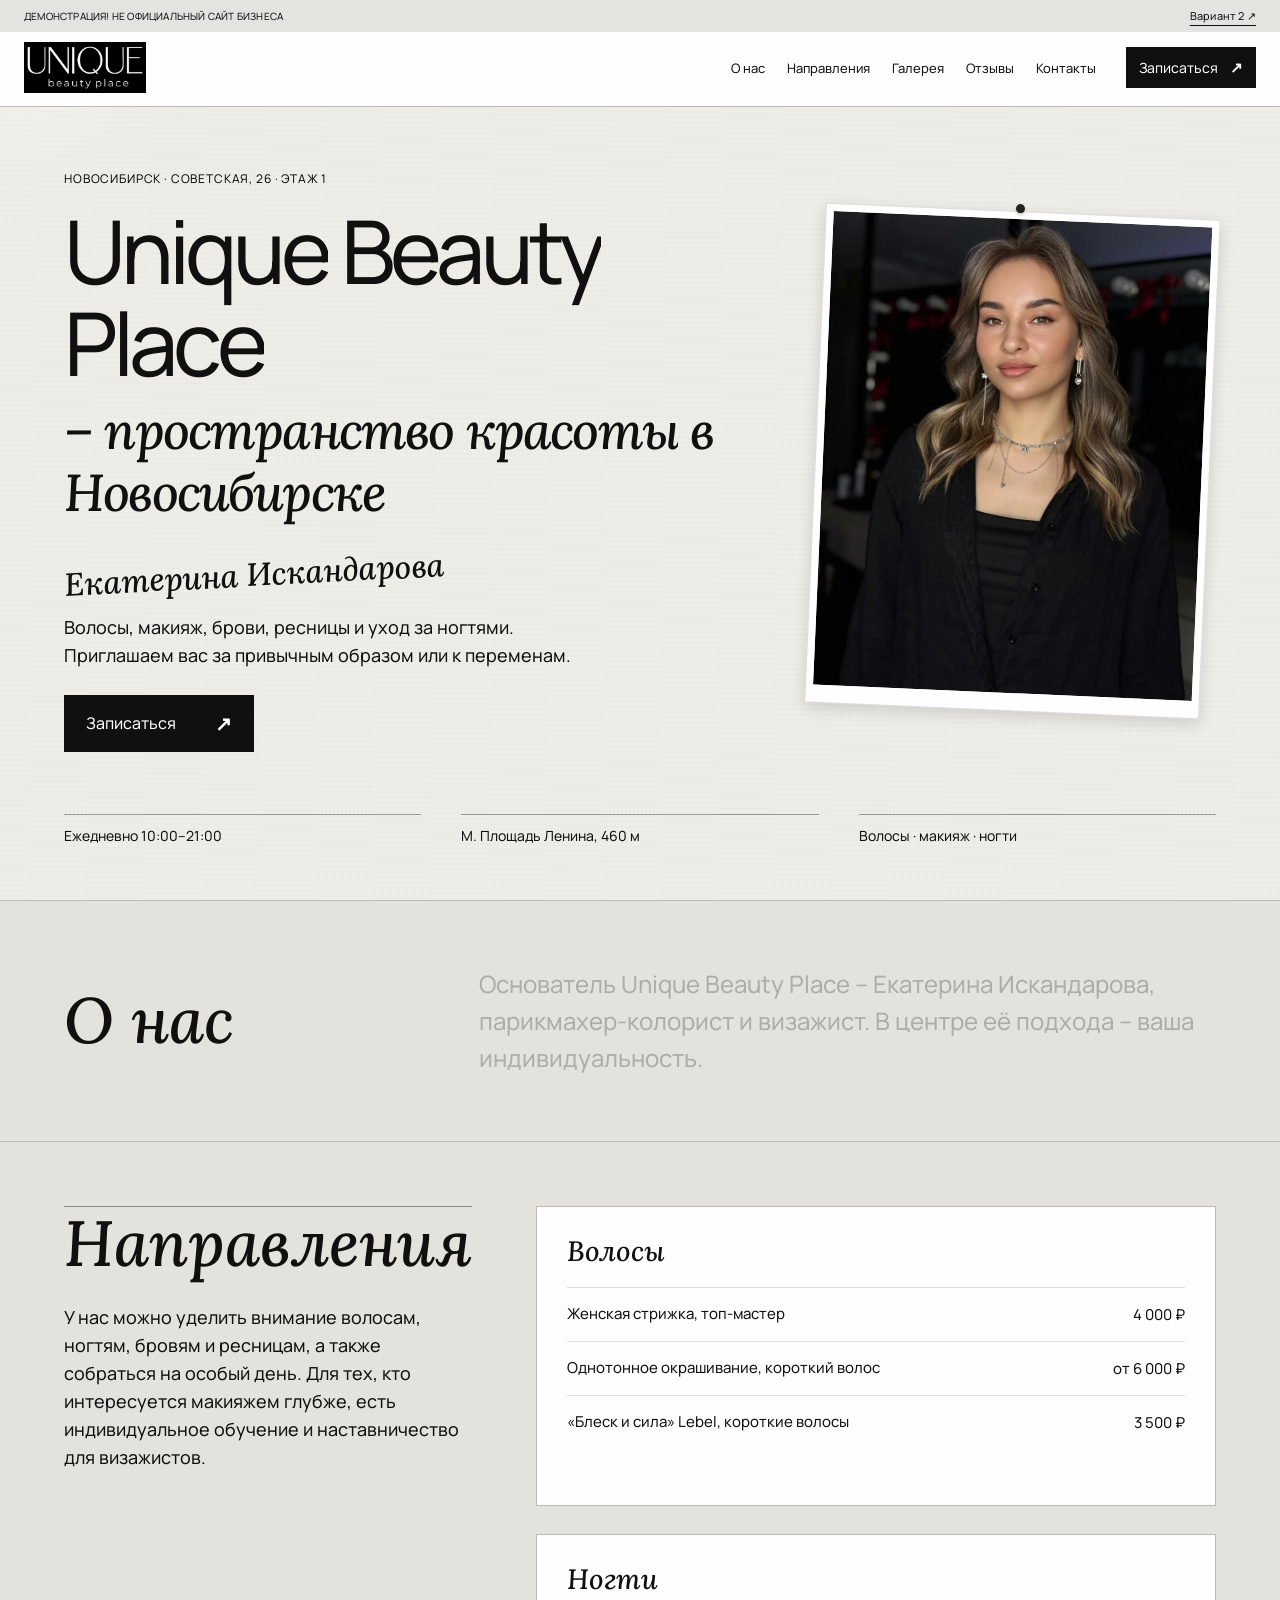
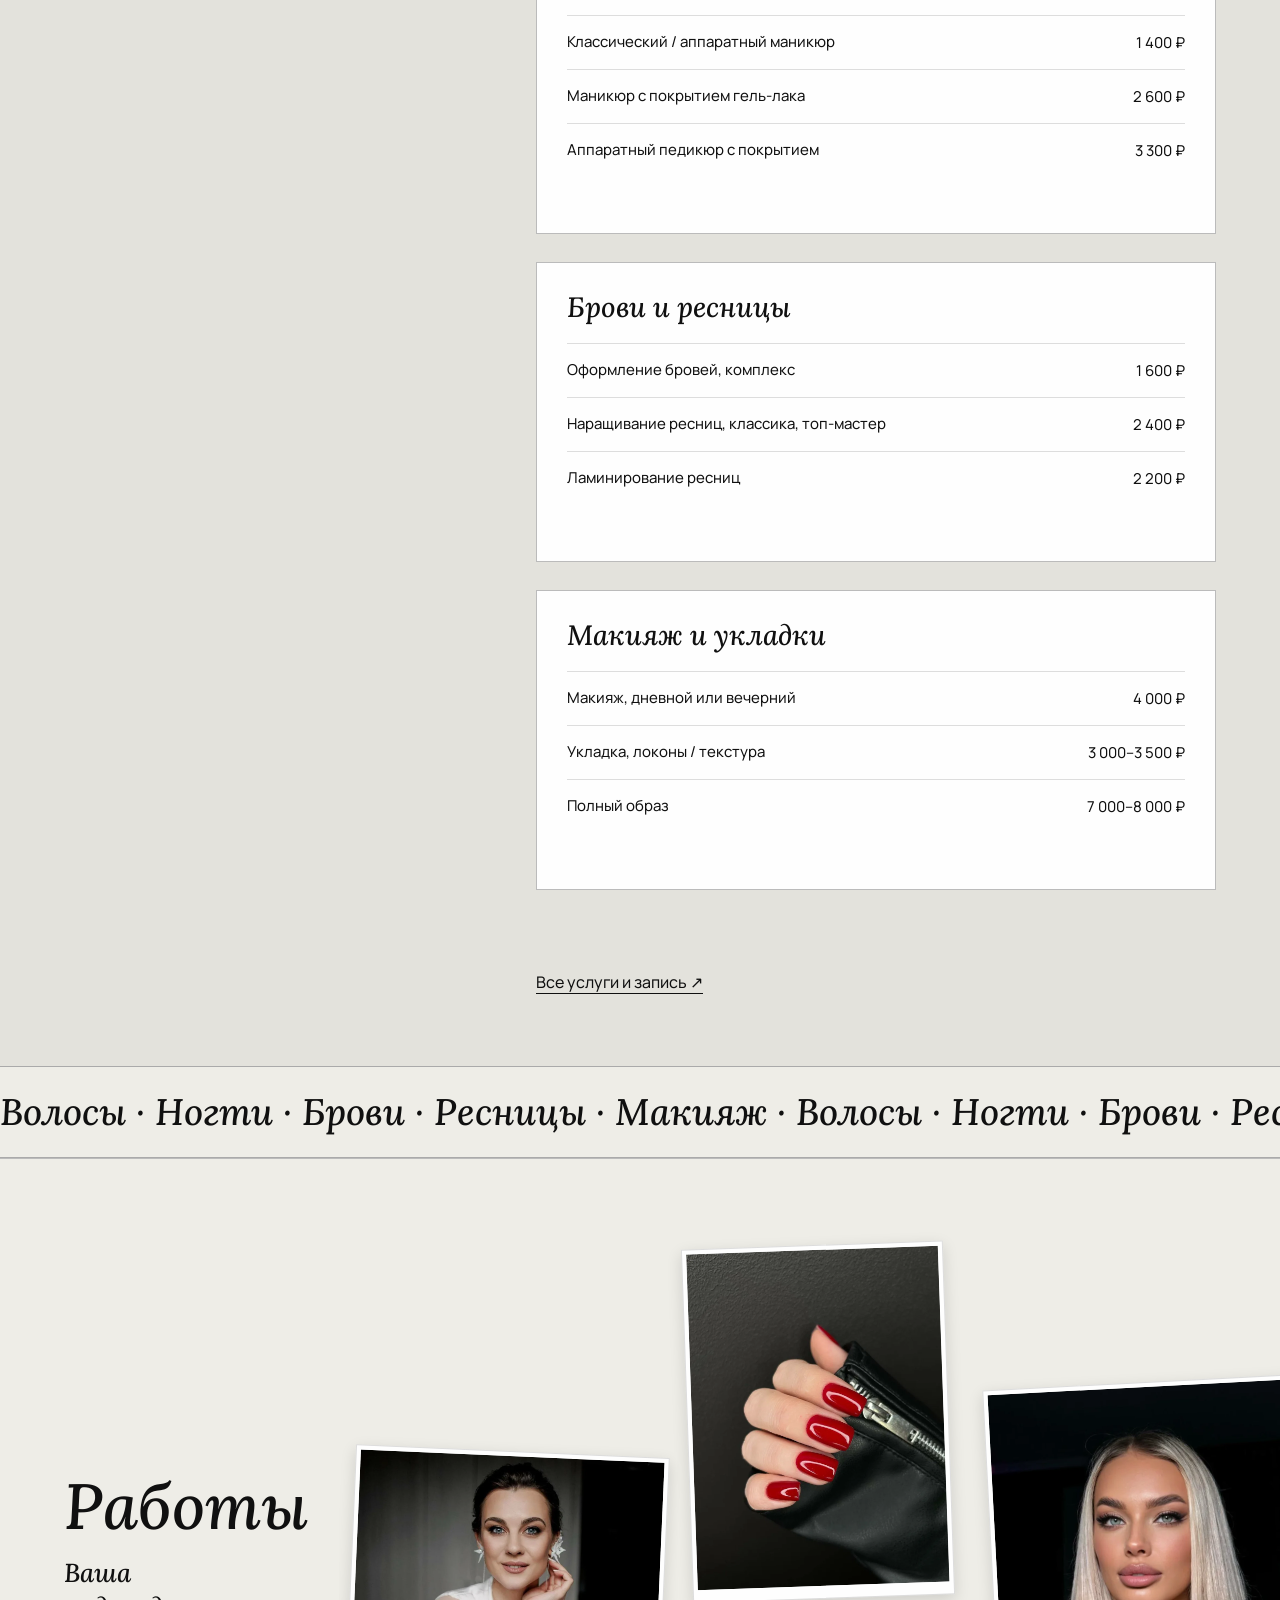
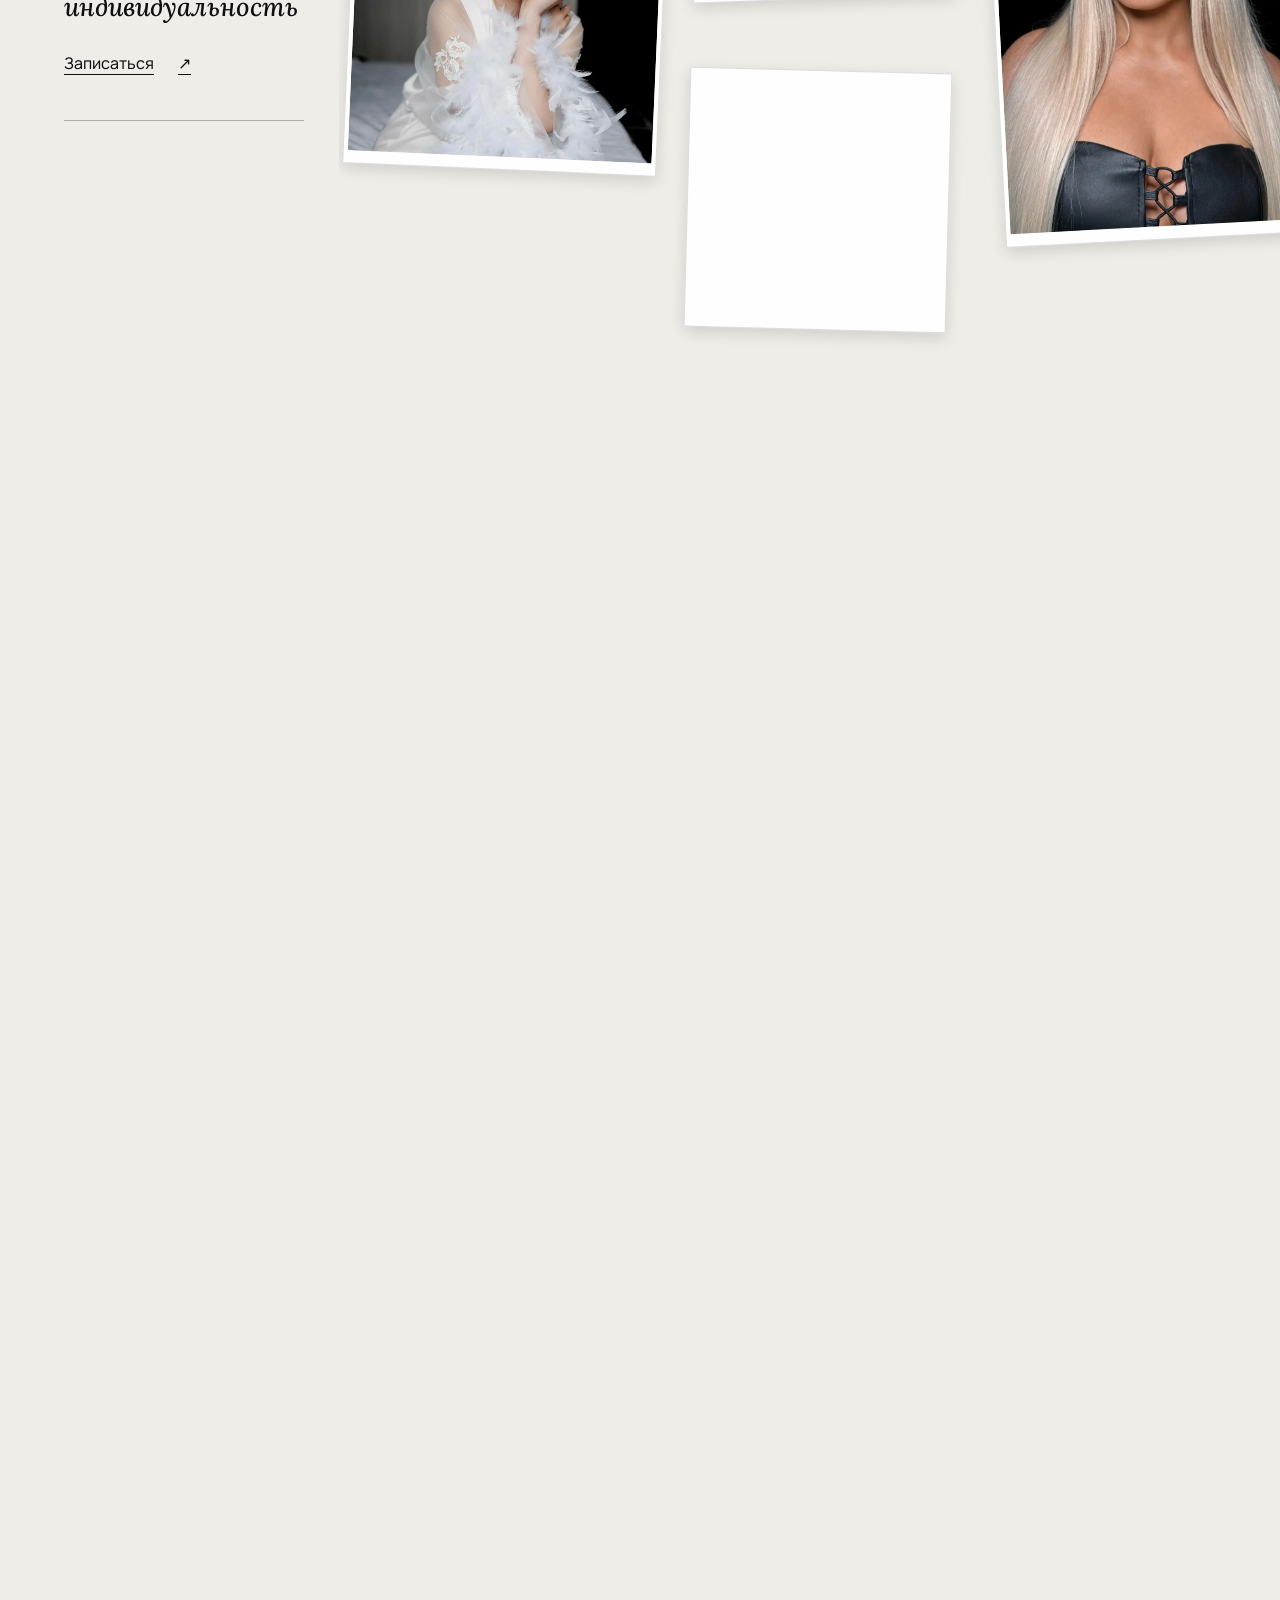
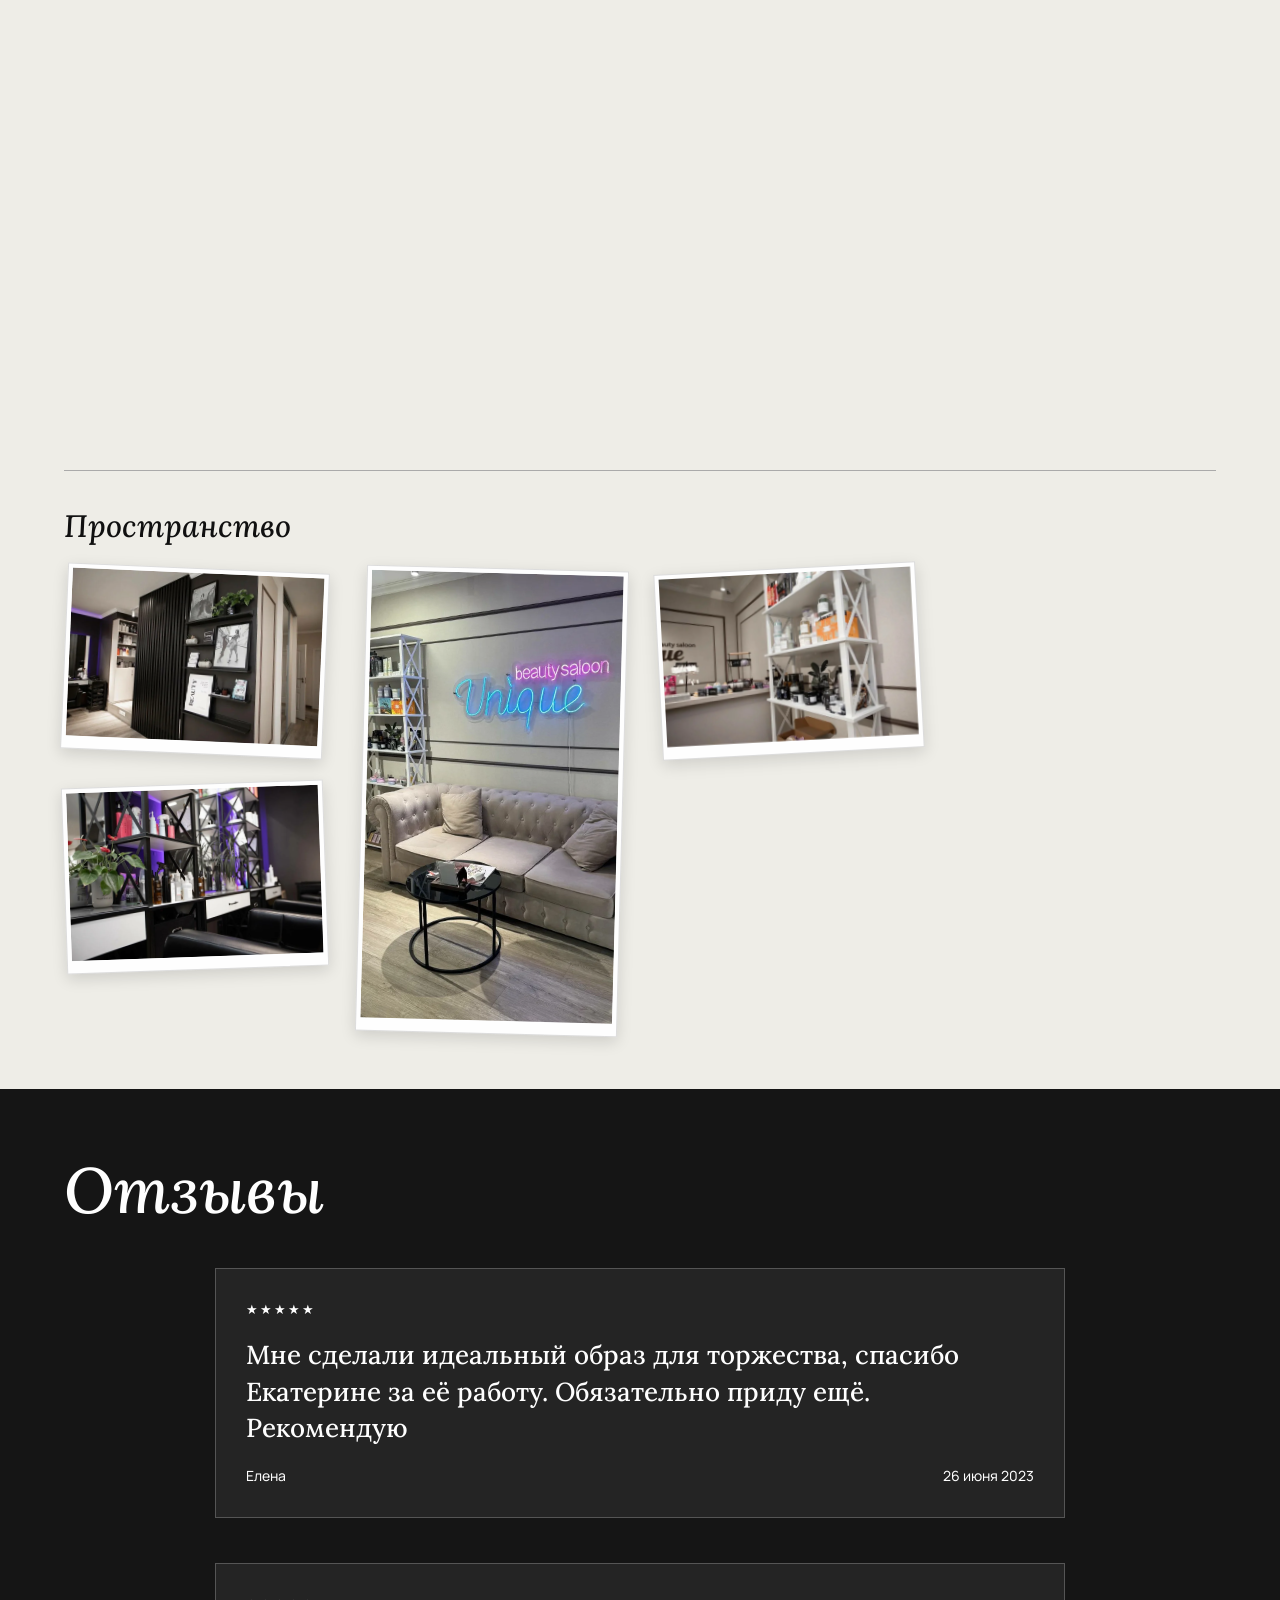
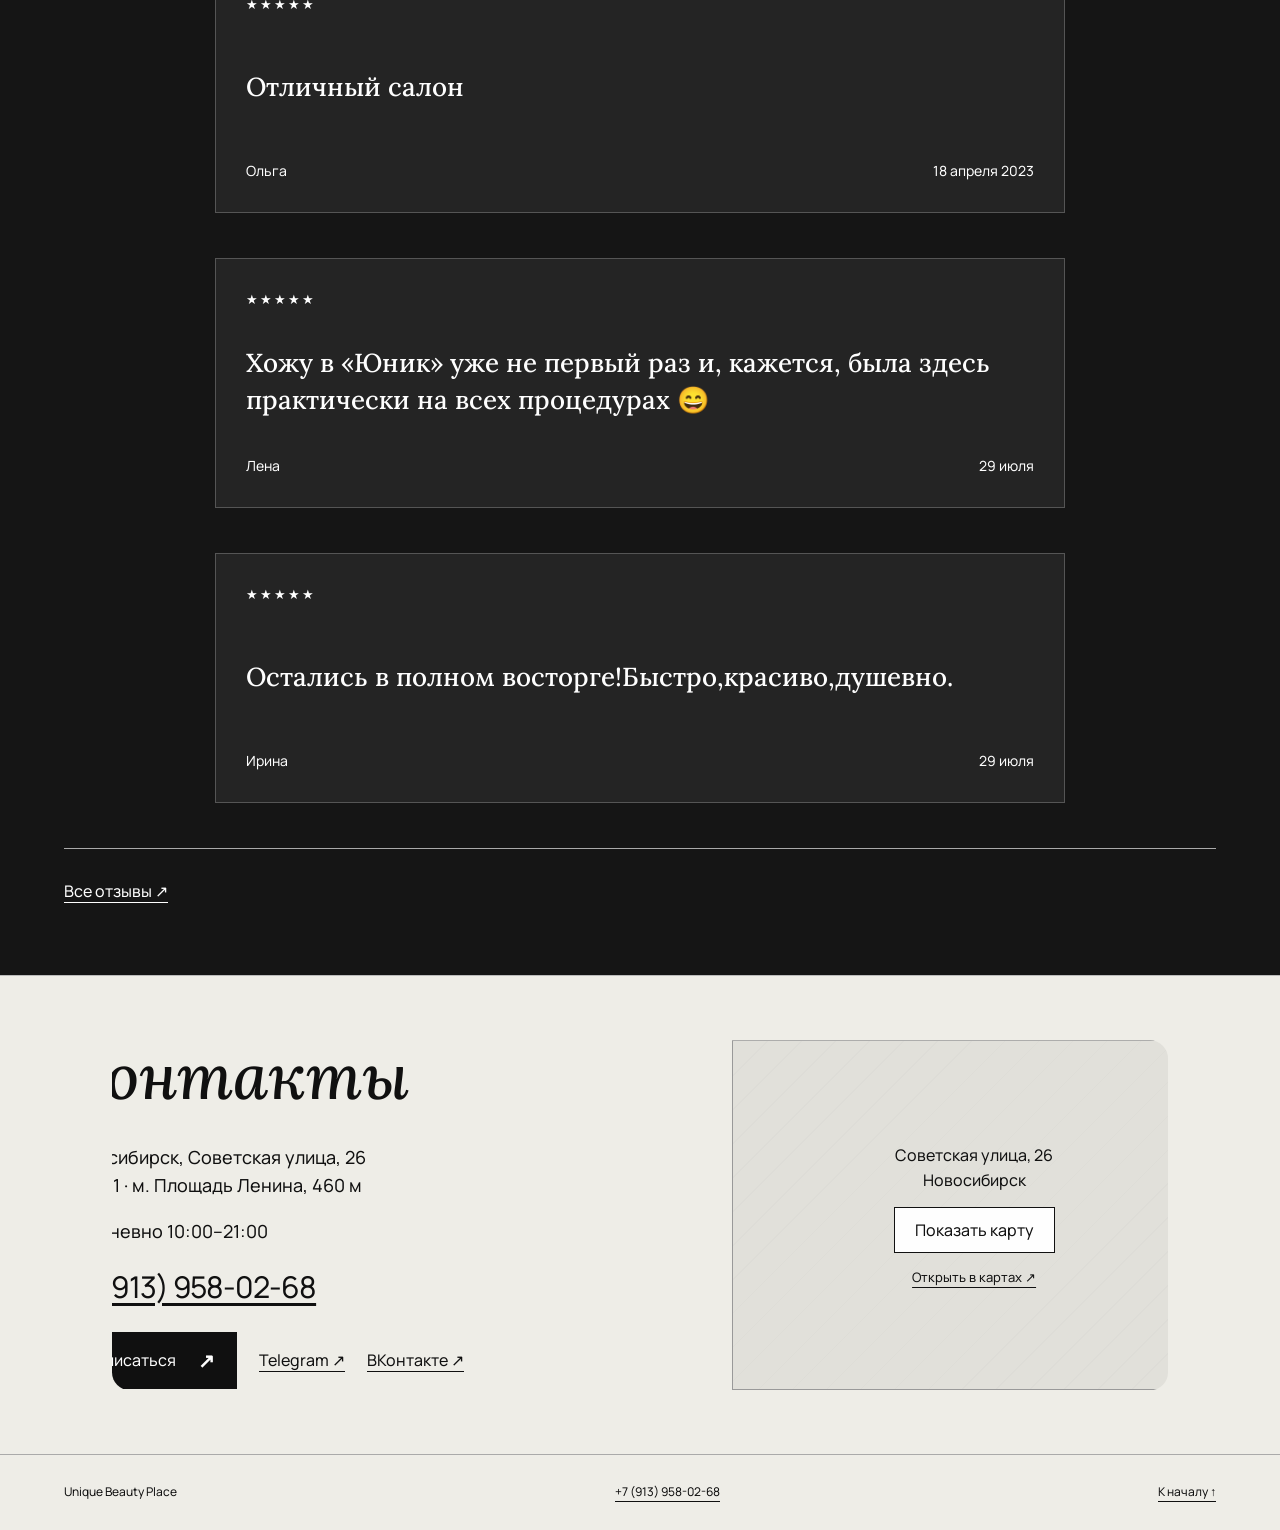
<file: index.html>
<!doctype html>
<html lang="ru"><head>
<meta charset="utf-8">
<meta name="viewport" content="width=device-width, initial-scale=1.0">
<meta name="robots" content="noindex, nofollow">
<title>Салон красоты в Новосибирске · Unique Beauty Place</title>
<meta name="description" content="Unique Beauty Place · салон красоты в Новосибирске на Советской, 26. Волосы, макияж, брови, ресницы и уход за ногтями. Услуги, цены и онлайн-запись.">
<meta name="theme-color" content="#eeede7">
<link rel="icon" sizes="any" href="logos/favicon.ico">
<link rel="icon" type="image/png" sizes="32x32" href="logos/favicon-32x32.png">
<link rel="apple-touch-icon" sizes="180x180" href="logos/apple-touch-icon.png">
<link rel="preload" href="fonts/sans.woff2" as="font" type="font/woff2" crossorigin>
<link rel="preload" href="fonts/italic.woff2" as="font" type="font/woff2" crossorigin>
<link rel="stylesheet" href="css/fonts.css">
<link rel="stylesheet" href="css/styles.css">
<script>if(matchMedia('(prefers-reduced-motion:no-preference)').matches){document.documentElement.classList.add('m-on');setTimeout(function(){if(!document.documentElement.classList.contains('m-ready'))document.documentElement.classList.remove('m-on')},2500)}</script>
<script src="js/main.js" defer></script>
</head><body class="t3"><a class="skip" href="#main">К содержанию</a><div class="spot" aria-hidden="true"></div>
<header class="site-header"><div class="demo"><span>ДЕМОНСТРАЦИЯ! НЕ ОФИЦИАЛЬНЫЙ САЙТ БИЗНЕСА</span><a href="v2/index.html">Вариант 2 ↗</a></div><div class="header-bar"><a class="brand" href="#main" aria-label="Unique Beauty Place, к началу"><img src="logos/logo.png" width="380" height="160" alt="Unique Beauty Place"></a><nav class="desktop-nav" aria-label="Основная навигация"><a href="#about">О нас</a><a href="#services">Направления</a><a href="#gallery">Галерея</a><a href="#reviews">Отзывы</a><a href="#contacts">Контакты</a></nav><a class="button header-book" href="https://b347109.yclients.com/company/327391/personal/menu?o=m-1" target="_blank" rel="noopener">Записаться<span aria-hidden="true">↗</span></a><details class="mobile-menu"><summary>Меню <span aria-hidden="true">＋</span></summary><nav aria-label="Мобильная навигация"><a href="#about">О нас</a><a href="#services">Направления</a><a href="#gallery">Галерея</a><a href="#reviews">Отзывы</a><a href="#contacts">Контакты</a></nav></details></div><div class="reading" aria-hidden="true"></div></header><div class="header-space"></div>
<main id="main"><section class="hero hero-board" aria-label="Unique Beauty Place"><div class="hero-text"><p class="brow">Новосибирск · Советская, 26 · этаж 1</p><h1 data-words><span class="name">Unique Beauty Place</span><span class="offer"> – пространство красоты в Новосибирске</span></h1><p class="script-note hero-note">Екатерина Искандарова</p><p class="lead">Волосы, макияж, брови, ресницы и уход за ногтями. Приглашаем вас за привычным образом или к переменам.</p><a class="button" href="https://b347109.yclients.com/company/327391/personal/menu?o=m-1" target="_blank" rel="noopener">Записаться<span aria-hidden="true">↗</span></a></div><figure class="photo hero-photo" style="--angle:2.5deg;--i:0" data-hero-photo><div class="photo-window"><img src="img/work-11-hair-wavy-portrait-black-jacket.webp" alt="Волнистые волосы и макияж" width="1000" height="1250" fetchpriority="high" loading="eager"></div></figure><ul class="hero-facts"><li>Ежедневно 10:00–21:00</li><li>М. Площадь Ленина, 460 м</li><li>Волосы · макияж · ногти</li></ul></section><section class="about section" id="about" data-tone="soft"><h2 data-words>О нас</h2><p class="light-paragraph">Основатель Unique Beauty Place – Екатерина Искандарова, парикмахер-колорист и визажист. В центре её подхода – ваша индивидуальность.</p></section><section class="services section" id="services" data-tone="soft"><div class="section-heading"><h2 data-words>Направления</h2><p data-rv="group" style="--i:3">У нас можно уделить внимание волосам, ногтям, бровям и ресницам, а также собраться на особый день. Для тех, кто интересуется макияжем глубже, есть индивидуальное обучение и наставничество для визажистов.</p></div><div class="services-stack"><article class="service-card" style="--i:0"><h3>Волосы</h3><dl><div><dt>Женская стрижка, топ-мастер</dt><dd>4 000 ₽</dd></div><div><dt>Однотонное окрашивание, короткий волос</dt><dd>от 6 000 ₽</dd></div><div><dt>«Блеск и сила» Lebel, короткие волосы</dt><dd>3 500 ₽</dd></div></dl></article><article class="service-card" style="--i:1"><h3>Ногти</h3><dl><div><dt>Классический / аппаратный маникюр</dt><dd>1 400 ₽</dd></div><div><dt>Маникюр с покрытием гель-лака</dt><dd>2 600 ₽</dd></div><div><dt>Аппаратный педикюр с покрытием</dt><dd>3 300 ₽</dd></div></dl></article><article class="service-card" style="--i:2"><h3>Брови и ресницы</h3><dl><div><dt>Оформление бровей, комплекс</dt><dd>1 600 ₽</dd></div><div><dt>Наращивание ресниц, классика, топ-мастер</dt><dd>2 400 ₽</dd></div><div><dt>Ламинирование ресниц</dt><dd>2 200 ₽</dd></div></dl></article><article class="service-card" style="--i:3"><h3>Макияж и укладки</h3><dl><div><dt>Макияж, дневной или вечерний</dt><dd>4 000 ₽</dd></div><div><dt>Укладка, локоны / текстура</dt><dd>3 000–3 500 ₽</dd></div><div><dt>Полный образ</dt><dd>7 000–8 000 ₽</dd></div></dl></article></div><a class="text-link" href="https://b347109.yclients.com/company/327391/personal/menu?o=m-1" target="_blank" rel="noopener">Все услуги и запись ↗</a></section><div class="running" aria-hidden="true"><div>Волосы · Ногти · Брови · Ресницы · Макияж · <span>Волосы · Ногти · Брови · Ресницы · Макияж · </span></div></div><section class="gallery section" id="gallery" data-tone="base"><div class="board-driver"><div class="board-pin"><div class="gallery-note"><h2 data-words>Работы</h2><p class="script-note" data-rv="motto">Ваша индивидуальность</p><a class="text-link" href="https://b347109.yclients.com/company/327391/personal/menu?o=m-1" target="_blank" rel="noopener">Записаться<span aria-hidden="true">↗</span></a><div class="lane-progress" aria-hidden="true"><i></i></div></div><div class="board-viewport"><div class="board-track"><div class="board-spread"><figure class="photo " style="--angle:2.5deg;--i:0" data-rv="photo"><div class="photo-window"><img src="img/work-01-makeup-hair-bridal.webp" alt="Макияж и собранные волосы" width="1050" height="1040" loading="lazy" decoding="async"></div></figure><figure class="photo " style="--angle:-2deg;--i:1" data-rv="photo"><div class="photo-window"><img src="img/work-02-manicure-red.webp" alt="Красный маникюр" width="937" height="1250" loading="lazy" decoding="async"></div></figure><figure class="photo " style="--angle:1.5deg;--i:2" data-rv="photo"><div class="photo-window"><img src="img/work-03-lashes-closeup.webp" alt="Ресницы крупным планом" width="1024" height="983" loading="lazy" decoding="async"></div></figure></div><div class="board-spread"><figure class="photo " style="--angle:-3deg;--i:3" data-rv="photo"><div class="photo-window"><img src="img/work-04-hair-platinum-blonde-makeup.webp" alt="Светлые прямые волосы и макияж" width="865" height="1250" loading="lazy" decoding="async"></div></figure><figure class="photo " style="--angle:2.5deg;--i:0" data-rv="photo"><div class="photo-window"><img src="img/work-05-brows-lashes-makeup.webp" alt="Макияж и брови крупным планом" width="937" height="1250" loading="lazy" decoding="async"></div></figure><figure class="photo " style="--angle:-2deg;--i:1" data-rv="photo"><div class="photo-window"><img src="img/work-06-hair-highlights-blonde.webp" alt="Светлые волнистые волосы" width="937" height="1250" loading="lazy" decoding="async"></div></figure></div><div class="board-spread"><figure class="photo " style="--angle:1.5deg;--i:2" data-rv="photo"><div class="photo-window"><img src="img/work-07-hairstyle-makeup-waves.webp" alt="Волны и макияж" width="937" height="1250" loading="lazy" decoding="async"></div></figure><figure class="photo " style="--angle:-3deg;--i:3" data-rv="photo"><div class="photo-window"><img src="img/work-08-hair-brunette-layered.webp" alt="Объёмные тёмные волосы" width="703" height="1250" loading="lazy" decoding="async"></div></figure><figure class="photo " style="--angle:2.5deg;--i:0" data-rv="photo"><div class="photo-window"><img src="img/work-09-hair-balayage-lashes.webp" alt="Портрет со светлыми прядями" width="703" height="1250" loading="lazy" decoding="async"></div></figure></div><div class="board-spread"><figure class="photo " style="--angle:-2deg;--i:1" data-rv="photo"><div class="photo-window"><img src="img/work-10-manicure-nude-cow-print.webp" alt="Нюдовый маникюр с пятнистым акцентом" width="1000" height="1250" loading="lazy" decoding="async"></div></figure><figure class="photo " style="--angle:1.5deg;--i:2" data-rv="photo"><div class="photo-window"><img src="img/work-12-makeup-sleek-ponytail-manicure.webp" alt="Макияж и гладко собранные волосы" width="969" height="1250" loading="lazy" decoding="async"></div></figure></div></div></div></div></div><div class="interior-group"><div class="gallery-title"><h3>Пространство</h3></div><div class="interior-grid"><figure class="photo " style="--angle:2.5deg;--i:0" data-rv="photo"><div class="photo-window"><img src="img/interior-01.webp" alt="Реечная перегородка и полки в салоне" width="1050" height="700" loading="lazy" decoding="async"></div></figure><figure class="photo " style="--angle:-2deg;--i:1" data-rv="photo"><div class="photo-window"><img src="img/interior-02.webp" alt="Парикмахерские места и стеллажи" width="1050" height="700" loading="lazy" decoding="async"></div></figure><figure class="photo " style="--angle:1.5deg;--i:2" data-rv="photo"><div class="photo-window"><img src="img/interior-03.webp" alt="Зона ожидания с диваном" width="703" height="1250" loading="lazy" decoding="async"></div></figure><figure class="photo " style="--angle:-3deg;--i:3" data-rv="photo"><div class="photo-window"><img src="img/interior-04.webp" alt="Стойка ресепшена и средства для волос" width="1050" height="700" loading="lazy" decoding="async"></div></figure></div></div></section><section class="reviews section reviews-board" id="reviews" data-tone="dark"><h2 data-words>Отзывы</h2><div class="review-driver"><div class="review-pin"><div class="review-track"><article class="review-card" style="--i:0"><p class="stars" aria-label="5 из 5">★★★★★</p><blockquote>Мне сделали идеальный образ для торжества, спасибо Екатерине за её работу. Обязательно приду ещё. Рекомендую</blockquote><div class="review-author"><span>Елена</span><time>26 июня 2023</time></div></article><article class="review-card" style="--i:1"><p class="stars" aria-label="5 из 5">★★★★★</p><blockquote>Отличный салон</blockquote><div class="review-author"><span>Ольга</span><time>18 апреля 2023</time></div></article><article class="review-card" style="--i:2"><p class="stars" aria-label="5 из 5">★★★★★</p><blockquote>Хожу в «Юник» уже не первый раз и, кажется, была здесь практически на всех процедурах 😄</blockquote><div class="review-author"><span>Лена</span><time>29 июля</time></div></article><article class="review-card" style="--i:3"><p class="stars" aria-label="5 из 5">★★★★★</p><blockquote>Остались в полном восторге!Быстро,красиво,душевно.</blockquote><div class="review-author"><span>Ирина</span><time>29 июля</time></div></article></div><div class="lane-progress" aria-hidden="true"><i></i></div></div></div><a class="text-link" href="https://yandex.com/maps/org/unique_beauty_place/48959674236/reviews/" target="_blank" rel="noopener">Все отзывы ↗</a></section><section class="contacts section" id="contacts" data-tone="dark"><div class="contact-panel"><div><h2 data-words>Контакты</h2><address><p>Новосибирск, Советская улица, 26<br>Этаж 1 · м. Площадь Ленина, 460 м</p><p>Ежедневно 10:00–21:00</p><a class="phone" href="tel:+79139580268">+7 (913) 958-02-68</a></address><div class="contact-actions"><a class="button" href="https://b347109.yclients.com/company/327391/personal/menu?o=m-1" target="_blank" rel="noopener">Записаться<span aria-hidden="true">↗</span></a><a class="text-link" href="https://t.me/unique_beauty_place" target="_blank" rel="noopener">Telegram ↗</a><a class="text-link" href="https://vk.ru/unique.beauty.place" target="_blank" rel="noopener">ВКонтакте ↗</a></div></div><div class="map" data-map><p>Советская улица, 26<br>Новосибирск</p><button type="button" class="map-load">Показать карту</button><a href="https://yandex.ru/maps/org/unique_beauty_place/48959674236/" target="_blank" rel="noopener">Открыть в картах ↗</a></div></div></section></main>
<footer class="footer"><span>Unique Beauty Place</span><a href="tel:+79139580268">+7 (913) 958-02-68</a><a href="#main">К началу ↑</a></footer>
</body></html>
</file>
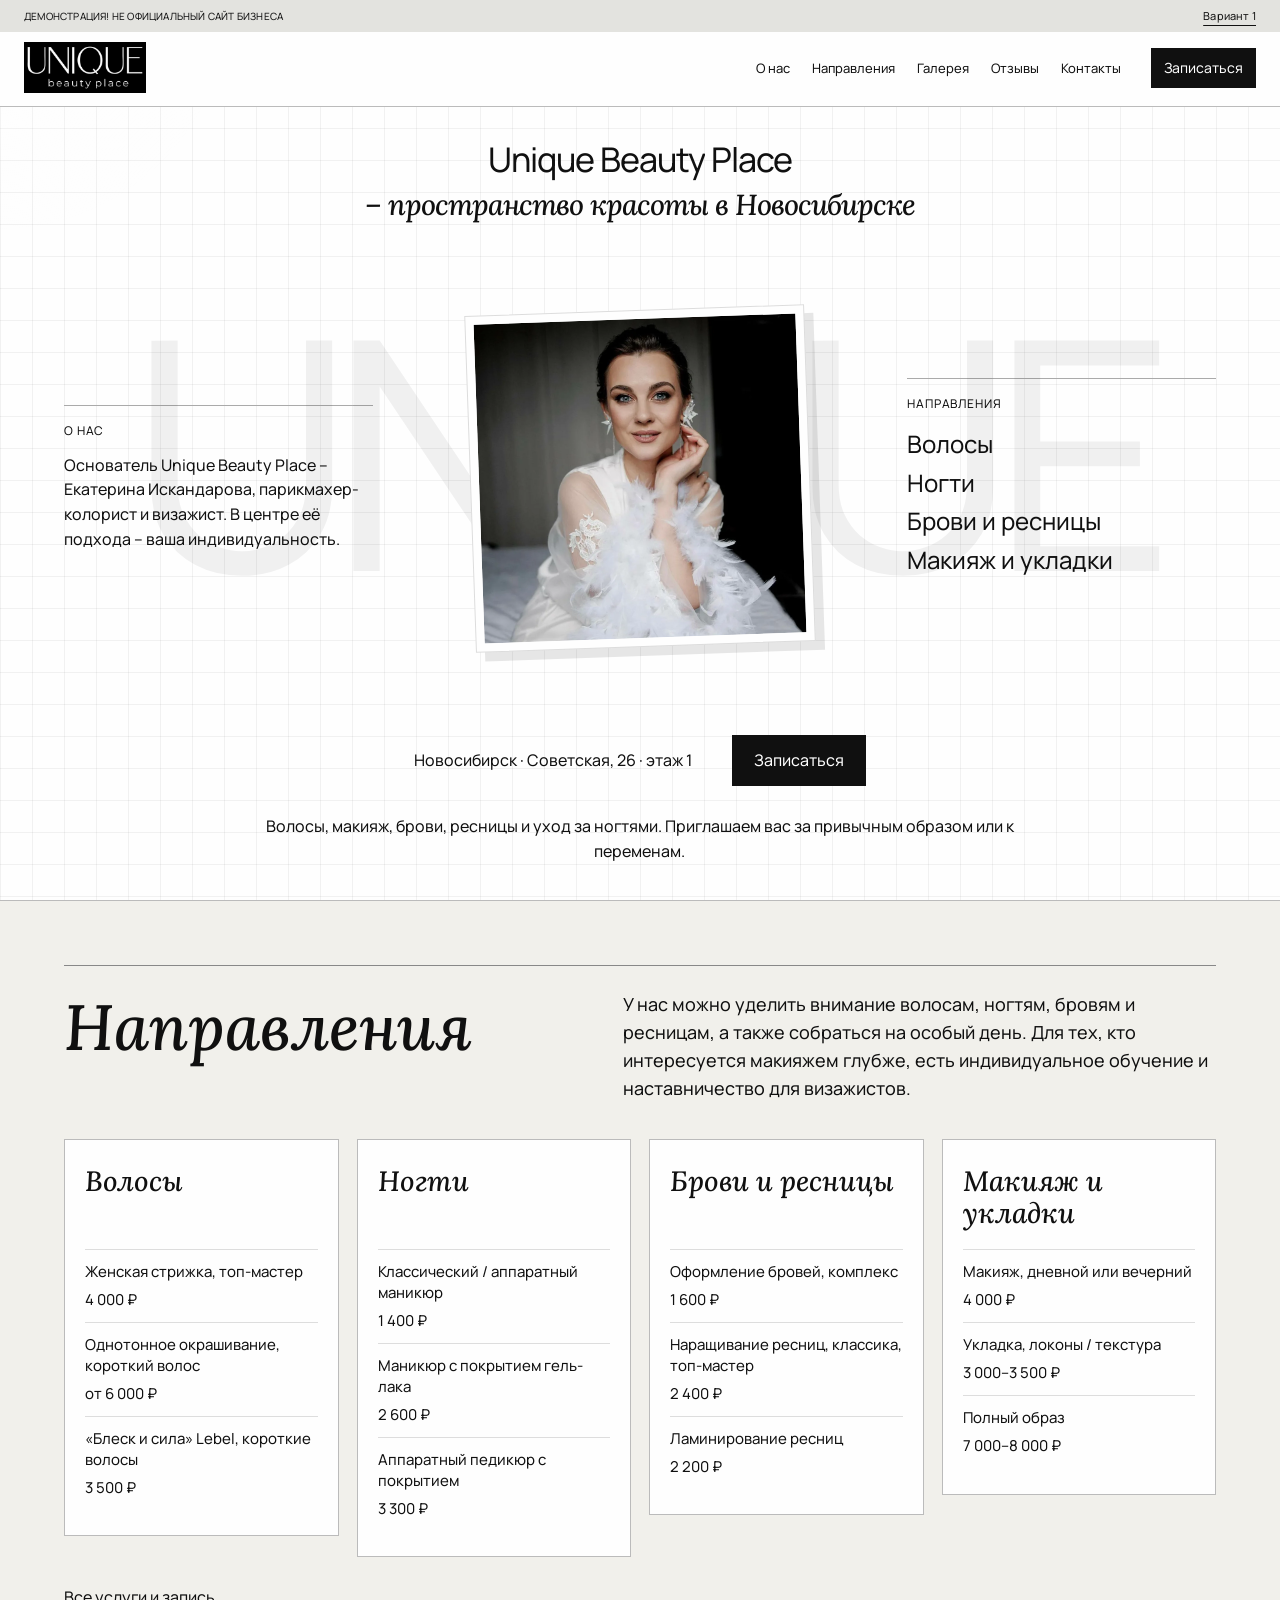
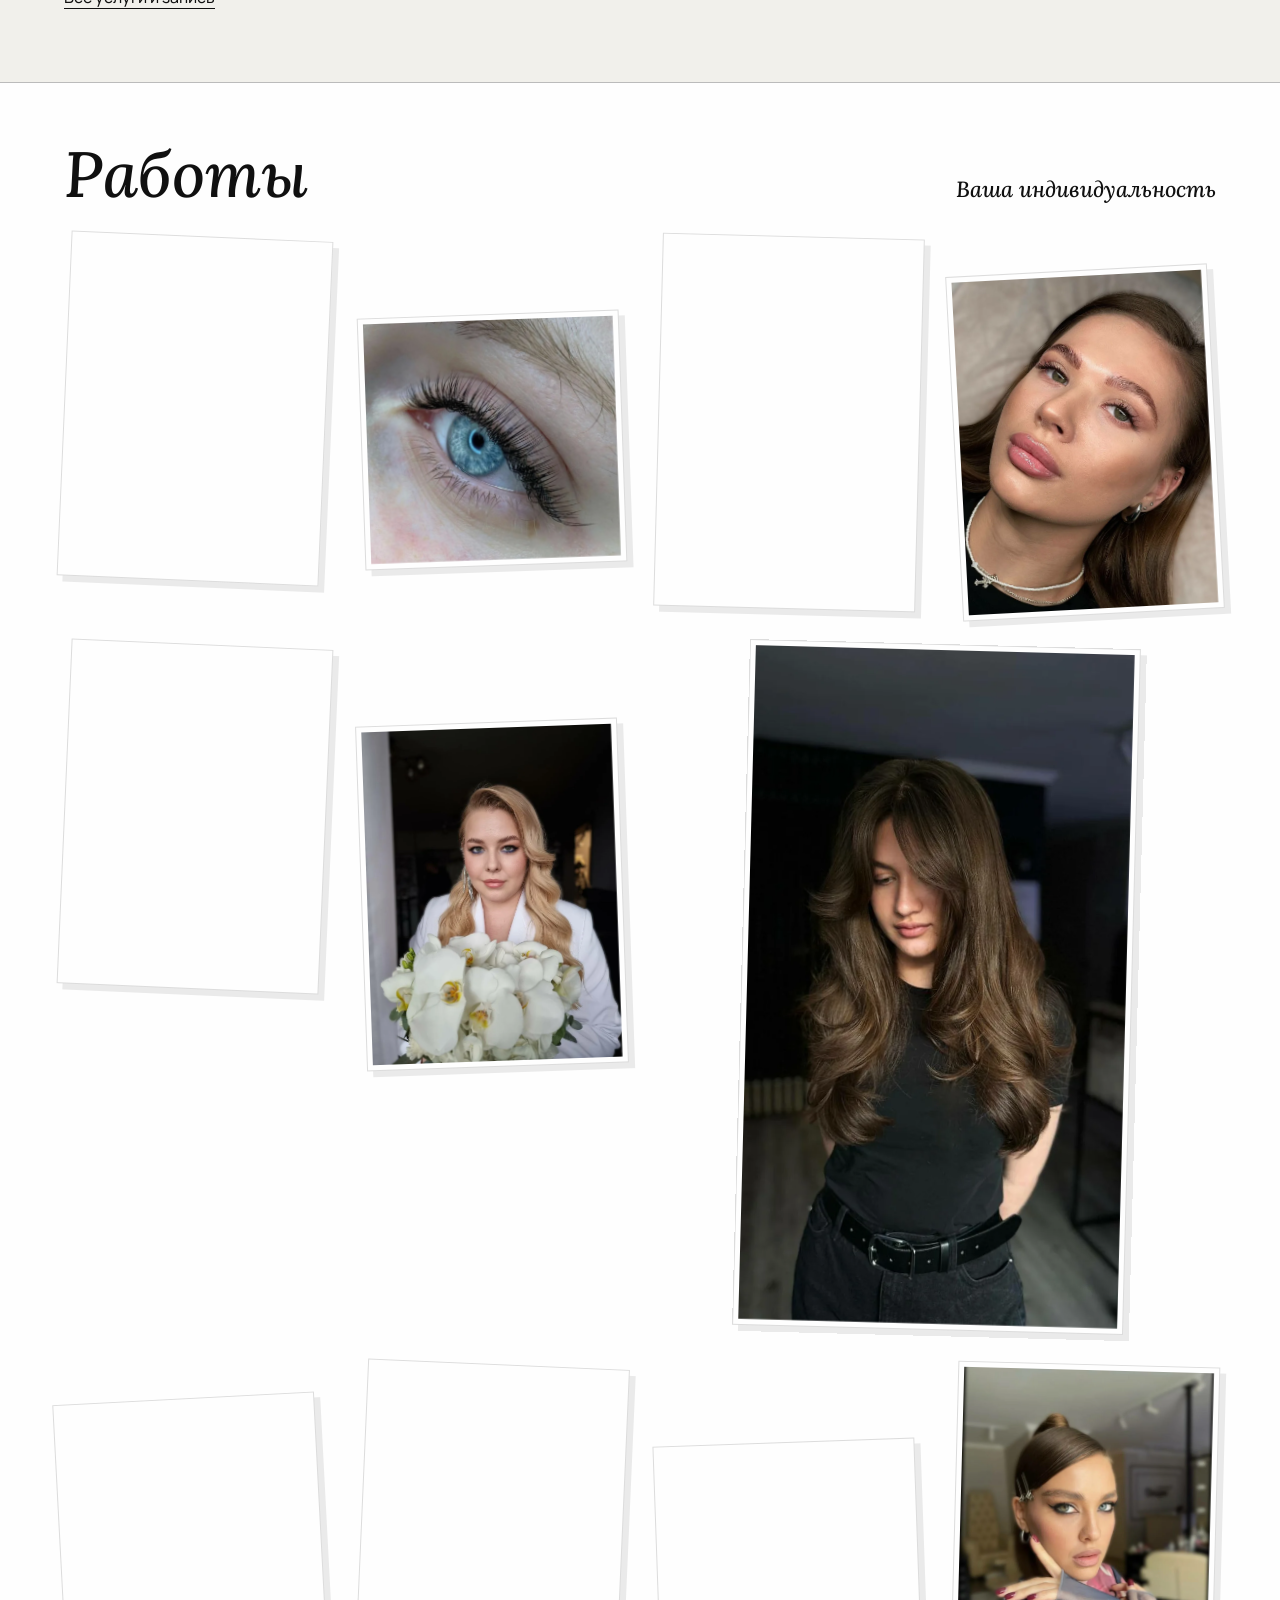
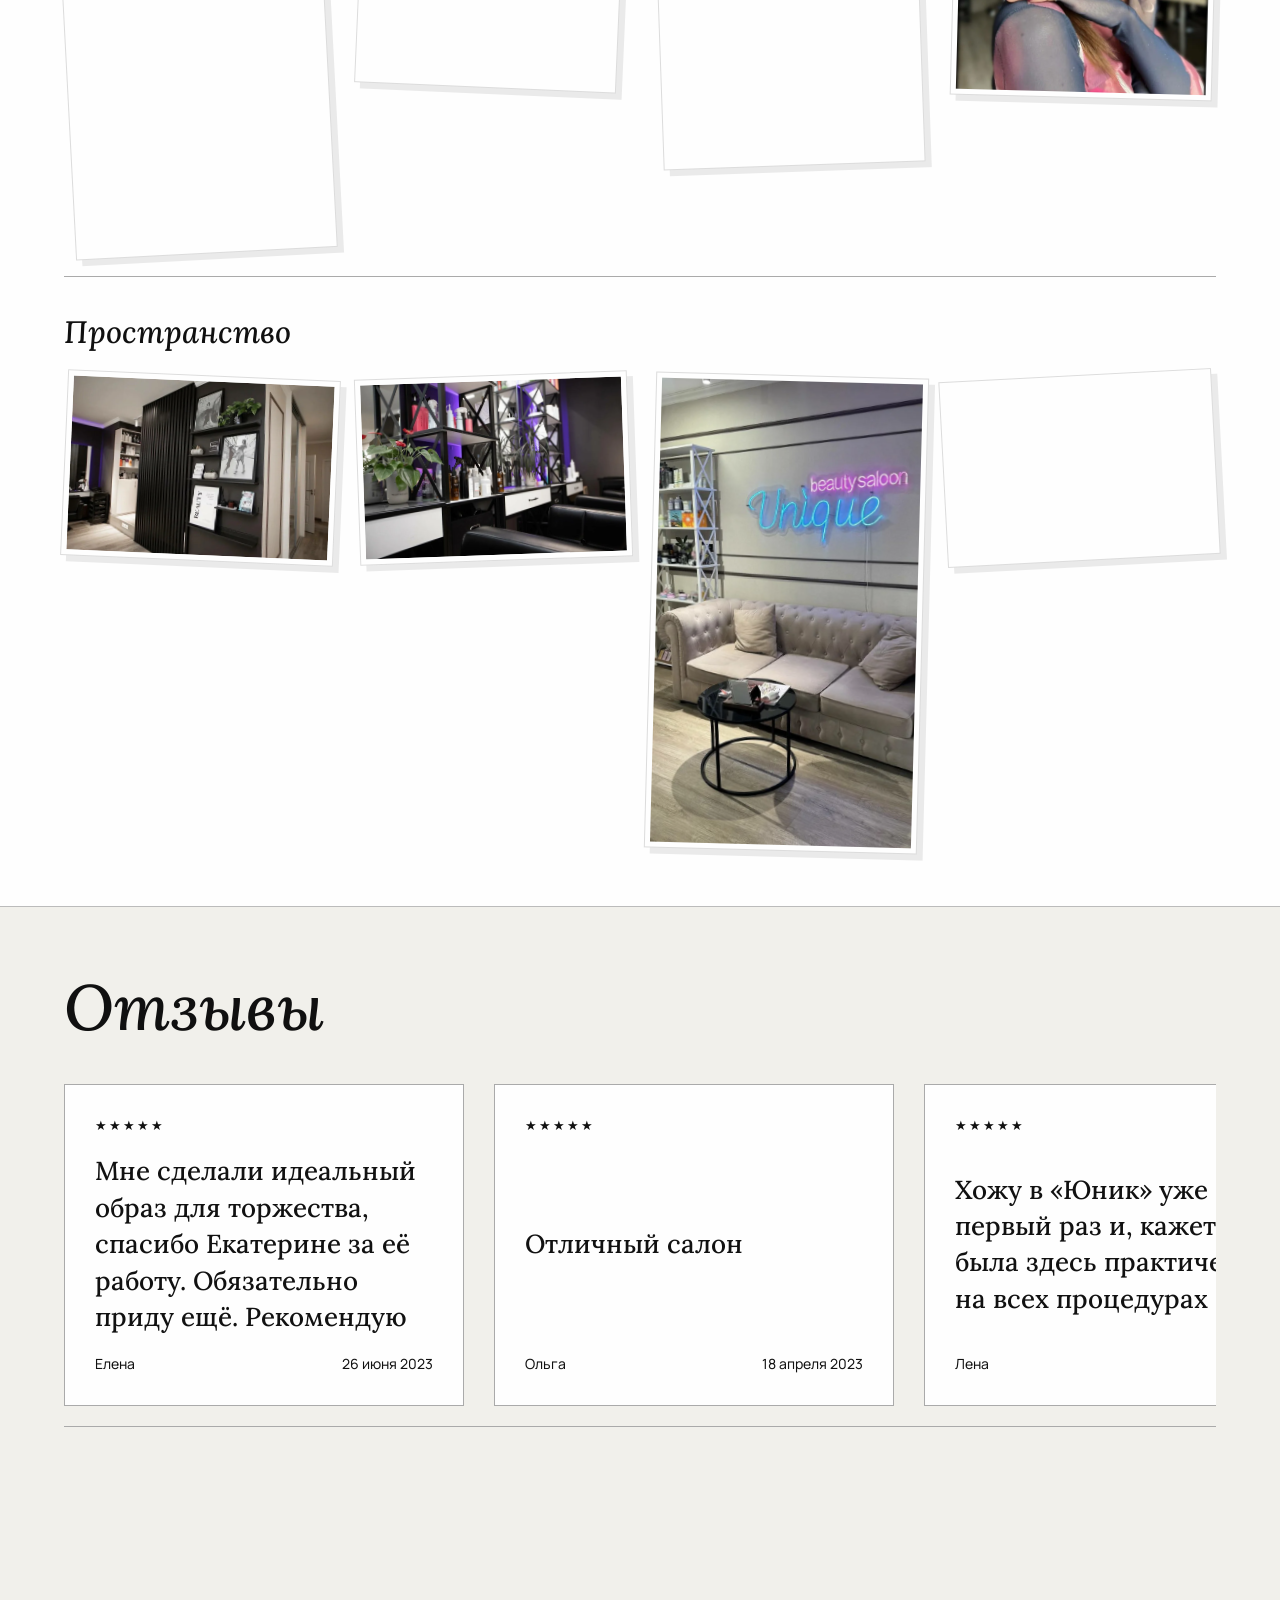
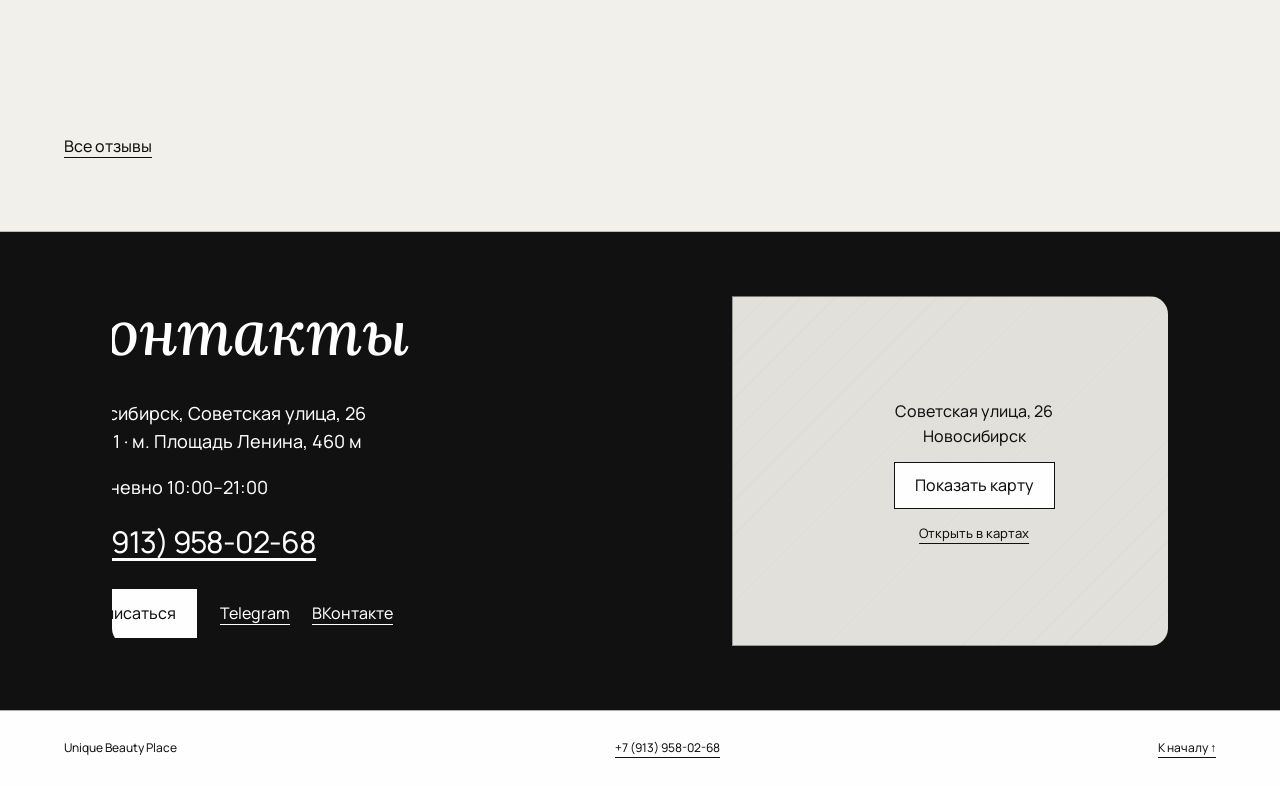
<file: v2/index.html>
<!doctype html>
<html lang="ru"><head>
<meta charset="utf-8">
<meta name="viewport" content="width=device-width, initial-scale=1.0">
<meta name="robots" content="noindex, nofollow">
<title>Салон красоты в Новосибирске · Unique Beauty Place</title>
<meta name="description" content="Unique Beauty Place · салон красоты в Новосибирске на Советской, 26. Волосы, макияж, брови, ресницы и уход за ногтями. Услуги, цены и онлайн-запись.">
<meta name="theme-color" content="#fefefe">
<link rel="icon" sizes="any" href="logos/favicon.ico">
<link rel="icon" type="image/png" sizes="32x32" href="logos/favicon-32x32.png">
<link rel="apple-touch-icon" sizes="180x180" href="logos/apple-touch-icon.png">
<link rel="preload" href="fonts/sans.woff2" as="font" type="font/woff2" crossorigin>
<link rel="preload" href="fonts/italic.woff2" as="font" type="font/woff2" crossorigin>
<link rel="stylesheet" href="css/fonts.css">
<link rel="stylesheet" href="css/styles.css">
<script>if(matchMedia('(prefers-reduced-motion:no-preference)').matches){document.documentElement.classList.add('m-on');setTimeout(function(){if(!document.documentElement.classList.contains('m-ready'))document.documentElement.classList.remove('m-on')},2500)}</script>
<script src="js/main.js" defer></script>
</head><body class="t4"><a class="skip" href="#main">К содержанию</a><div class="spot" aria-hidden="true"></div>
<header class="site-header"><div class="demo"><span>ДЕМОНСТРАЦИЯ! НЕ ОФИЦИАЛЬНЫЙ САЙТ БИЗНЕСА</span><a href="../index.html">Вариант 1</a></div><div class="header-bar"><a class="brand" href="#main" aria-label="Unique Beauty Place, к началу"><img src="logos/logo.png" width="380" height="160" alt="Unique Beauty Place"></a><nav class="desktop-nav" aria-label="Основная навигация"><a href="#about">О нас</a><a href="#services">Направления</a><a href="#gallery">Галерея</a><a href="#reviews">Отзывы</a><a href="#contacts">Контакты</a></nav><a class="button header-book" href="https://b347109.yclients.com/company/327391/personal/menu?o=m-1" target="_blank" rel="noopener">Записаться</a><details class="mobile-menu"><summary>Меню <span aria-hidden="true">＋</span></summary><nav aria-label="Мобильная навигация"><a href="#about">О нас</a><a href="#services">Направления</a><a href="#gallery">Галерея</a><a href="#reviews">Отзывы</a><a href="#contacts">Контакты</a></nav></details></div><div class="reading" aria-hidden="true"></div></header><div class="header-space"></div>
<main id="main"><section class="hero hero-grid" aria-label="Unique Beauty Place"><div class="grid-word" aria-hidden="true">UNIQUE</div><h1 data-words><span class="name">Unique Beauty Place</span><span class="offer"> – пространство красоты в Новосибирске</span></h1><div class="grid-portrait"><figure class="photo hero-photo" style="--angle:-2deg;--i:1" data-hero-photo><div class="photo-window"><img src="img/work-01-makeup-hair-bridal.webp" alt="Макияж и собранные волосы" width="1050" height="1040" fetchpriority="high" loading="eager"></div></figure></div><div class="grid-book"><p>Новосибирск · Советская, 26 · этаж 1</p><a class="button" href="https://b347109.yclients.com/company/327391/personal/menu?o=m-1" target="_blank" rel="noopener">Записаться</a></div><div class="grid-about" id="about"><p class="brow">О нас</p><p>Основатель Unique Beauty Place – Екатерина Искандарова, парикмахер-колорист и визажист. В центре её подхода – ваша индивидуальность.</p></div><div class="grid-services"><p class="brow">Направления</p><ul><li>Волосы</li><li>Ногти</li><li>Брови и ресницы</li><li>Макияж и укладки</li></ul></div><p class="lead grid-lead">Волосы, макияж, брови, ресницы и уход за ногтями. Приглашаем вас за привычным образом или к переменам.</p></section><section class="services section" id="services" data-tone="soft"><div class="section-heading"><h2 data-words>Направления</h2><p data-rv="group" style="--i:3">У нас можно уделить внимание волосам, ногтям, бровям и ресницам, а также собраться на особый день. Для тех, кто интересуется макияжем глубже, есть индивидуальное обучение и наставничество для визажистов.</p></div><div class="services-stack"><article class="service-card" style="--i:0"><h3>Волосы</h3><dl><div><dt>Женская стрижка, топ-мастер</dt><dd>4 000 ₽</dd></div><div><dt>Однотонное окрашивание, короткий волос</dt><dd>от 6 000 ₽</dd></div><div><dt>«Блеск и сила» Lebel, короткие волосы</dt><dd>3 500 ₽</dd></div></dl></article><article class="service-card" style="--i:1"><h3>Ногти</h3><dl><div><dt>Классический / аппаратный маникюр</dt><dd>1 400 ₽</dd></div><div><dt>Маникюр с покрытием гель-лака</dt><dd>2 600 ₽</dd></div><div><dt>Аппаратный педикюр с покрытием</dt><dd>3 300 ₽</dd></div></dl></article><article class="service-card" style="--i:2"><h3>Брови и ресницы</h3><dl><div><dt>Оформление бровей, комплекс</dt><dd>1 600 ₽</dd></div><div><dt>Наращивание ресниц, классика, топ-мастер</dt><dd>2 400 ₽</dd></div><div><dt>Ламинирование ресниц</dt><dd>2 200 ₽</dd></div></dl></article><article class="service-card" style="--i:3"><h3>Макияж и укладки</h3><dl><div><dt>Макияж, дневной или вечерний</dt><dd>4 000 ₽</dd></div><div><dt>Укладка, локоны / текстура</dt><dd>3 000–3 500 ₽</dd></div><div><dt>Полный образ</dt><dd>7 000–8 000 ₽</dd></div></dl></article></div><a class="text-link" href="https://b347109.yclients.com/company/327391/personal/menu?o=m-1" target="_blank" rel="noopener">Все услуги и запись</a></section><section class="gallery section" id="gallery" data-tone="base"><div class="gallery-title"><h2 data-words>Работы</h2><p class="script-note">Ваша индивидуальность</p></div><div class="work-grid"><figure class="photo " style="--angle:2.5deg;--i:0" data-rv="photo"><div class="photo-window"><img src="img/work-02-manicure-red.webp" alt="Красный маникюр" width="937" height="1250" loading="lazy" decoding="async"></div></figure><figure class="photo " style="--angle:-2deg;--i:1" data-rv="photo"><div class="photo-window"><img src="img/work-03-lashes-closeup.webp" alt="Ресницы крупным планом" width="1024" height="983" loading="lazy" decoding="async"></div></figure><figure class="photo " style="--angle:1.5deg;--i:2" data-rv="photo"><div class="photo-window"><img src="img/work-04-hair-platinum-blonde-makeup.webp" alt="Светлые прямые волосы и макияж" width="865" height="1250" loading="lazy" decoding="async"></div></figure><figure class="photo " style="--angle:-3deg;--i:3" data-rv="photo"><div class="photo-window"><img src="img/work-05-brows-lashes-makeup.webp" alt="Макияж и брови крупным планом" width="937" height="1250" loading="lazy" decoding="async"></div></figure><figure class="photo " style="--angle:2.5deg;--i:0" data-rv="photo"><div class="photo-window"><img src="img/work-06-hair-highlights-blonde.webp" alt="Светлые волнистые волосы" width="937" height="1250" loading="lazy" decoding="async"></div></figure><figure class="photo " style="--angle:-2deg;--i:1" data-rv="photo"><div class="photo-window"><img src="img/work-07-hairstyle-makeup-waves.webp" alt="Волны и макияж" width="937" height="1250" loading="lazy" decoding="async"></div></figure><figure class="photo " style="--angle:1.5deg;--i:2" data-rv="photo"><div class="photo-window"><img src="img/work-08-hair-brunette-layered.webp" alt="Объёмные тёмные волосы" width="703" height="1250" loading="lazy" decoding="async"></div></figure><figure class="photo " style="--angle:-3deg;--i:3" data-rv="photo"><div class="photo-window"><img src="img/work-09-hair-balayage-lashes.webp" alt="Портрет со светлыми прядями" width="703" height="1250" loading="lazy" decoding="async"></div></figure><figure class="photo " style="--angle:2.5deg;--i:0" data-rv="photo"><div class="photo-window"><img src="img/work-10-manicure-nude-cow-print.webp" alt="Нюдовый маникюр с пятнистым акцентом" width="1000" height="1250" loading="lazy" decoding="async"></div></figure><figure class="photo " style="--angle:-2deg;--i:1" data-rv="photo"><div class="photo-window"><img src="img/work-11-hair-wavy-portrait-black-jacket.webp" alt="Волнистые волосы и макияж" width="1000" height="1250" loading="lazy" decoding="async"></div></figure><figure class="photo " style="--angle:1.5deg;--i:2" data-rv="photo"><div class="photo-window"><img src="img/work-12-makeup-sleek-ponytail-manicure.webp" alt="Макияж и гладко собранные волосы" width="969" height="1250" loading="lazy" decoding="async"></div></figure></div><div class="interior-group"><div class="gallery-title"><h3>Пространство</h3></div><div class="interior-grid"><figure class="photo " style="--angle:2.5deg;--i:0" data-rv="photo"><div class="photo-window"><img src="img/interior-01.webp" alt="Реечная перегородка и полки в салоне" width="1050" height="700" loading="lazy" decoding="async"></div></figure><figure class="photo " style="--angle:-2deg;--i:1" data-rv="photo"><div class="photo-window"><img src="img/interior-02.webp" alt="Парикмахерские места и стеллажи" width="1050" height="700" loading="lazy" decoding="async"></div></figure><figure class="photo " style="--angle:1.5deg;--i:2" data-rv="photo"><div class="photo-window"><img src="img/interior-03.webp" alt="Зона ожидания с диваном" width="703" height="1250" loading="lazy" decoding="async"></div></figure><figure class="photo " style="--angle:-3deg;--i:3" data-rv="photo"><div class="photo-window"><img src="img/interior-04.webp" alt="Стойка ресепшена и средства для волос" width="1050" height="700" loading="lazy" decoding="async"></div></figure></div></div></section><section class="reviews section reviews-grid" id="reviews" data-tone="soft"><h2 data-words>Отзывы</h2><div class="review-driver"><div class="review-pin"><div class="review-track"><article class="review-card" style="--i:0"><p class="stars" aria-label="5 из 5">★★★★★</p><blockquote>Мне сделали идеальный образ для торжества, спасибо Екатерине за её работу. Обязательно приду ещё. Рекомендую</blockquote><div class="review-author"><span>Елена</span><time>26 июня 2023</time></div></article><article class="review-card" style="--i:1"><p class="stars" aria-label="5 из 5">★★★★★</p><blockquote>Отличный салон</blockquote><div class="review-author"><span>Ольга</span><time>18 апреля 2023</time></div></article><article class="review-card" style="--i:2"><p class="stars" aria-label="5 из 5">★★★★★</p><blockquote>Хожу в «Юник» уже не первый раз и, кажется, была здесь практически на всех процедурах 😄</blockquote><div class="review-author"><span>Лена</span><time>29 июля</time></div></article><article class="review-card" style="--i:3"><p class="stars" aria-label="5 из 5">★★★★★</p><blockquote>Остались в полном восторге!Быстро,красиво,душевно.</blockquote><div class="review-author"><span>Ирина</span><time>29 июля</time></div></article></div><div class="lane-progress" aria-hidden="true"><i></i></div></div></div><a class="text-link" href="https://yandex.com/maps/org/unique_beauty_place/48959674236/reviews/" target="_blank" rel="noopener">Все отзывы</a></section><section class="contacts section" id="contacts" data-tone="dark"><div class="contact-panel"><div><h2 data-words>Контакты</h2><address><p>Новосибирск, Советская улица, 26<br>Этаж 1 · м. Площадь Ленина, 460 м</p><p>Ежедневно 10:00–21:00</p><a class="phone" href="tel:+79139580268">+7 (913) 958-02-68</a></address><div class="contact-actions"><a class="button" href="https://b347109.yclients.com/company/327391/personal/menu?o=m-1" target="_blank" rel="noopener">Записаться</a><a class="text-link" href="https://t.me/unique_beauty_place" target="_blank" rel="noopener">Telegram</a><a class="text-link" href="https://vk.ru/unique.beauty.place" target="_blank" rel="noopener">ВКонтакте</a></div></div><div class="map" data-map><p>Советская улица, 26<br>Новосибирск</p><button type="button" class="map-load">Показать карту</button><a href="https://yandex.ru/maps/org/unique_beauty_place/48959674236/" target="_blank" rel="noopener">Открыть в картах</a></div></div></section></main>
<footer class="footer"><span>Unique Beauty Place</span><a href="tel:+79139580268">+7 (913) 958-02-68</a><a href="#main">К началу ↑</a></footer>
</body></html>
</file>
<file: css/fonts.css>
@font-face{font-family:Manrope;src:url('../fonts/sans.woff2') format('woff2');font-weight:400 650;font-style:normal;font-display:swap}@font-face{font-family:Lora;src:url('../fonts/display.woff2') format('woff2');font-weight:500;font-style:normal;font-display:swap}@font-face{font-family:Lora;src:url('../fonts/italic.woff2') format('woff2');font-weight:500;font-style:italic;font-display:swap}
</file>
<file: css/styles.css>
/* Visible document first. Monochrome tokens come from the supplied sign. */
:root{--paper:#fefefe;--ink:#101010;--muted:#555;--soft:#eeede7;--line:#bbb;--top-h:100px;--ease:cubic-bezier(.16,1,.3,1);--gutter:20px}*{box-sizing:border-box}html{overflow-x:clip;scroll-padding-top:calc(var(--top-h) + 16px)}body{margin:0;overflow-x:clip;background:var(--paper);color:var(--ink);font:450 16px/1.55 Manrope,Arial,sans-serif}body::before{content:"";position:fixed;inset:0;height:100lvh;z-index:-2;pointer-events:none}.t3{--paper:#eeede7;--soft:#e1e0d9}.t3::before{background-color:var(--paper);background-image:repeating-linear-gradient(89deg,transparent 0 3px,#00000003 3px 4px),repeating-linear-gradient(1deg,transparent 0 4px,#00000004 4px 5px)}.t4::before{background-color:var(--paper);background-image:linear-gradient(#0000000d 1px,transparent 1px),linear-gradient(90deg,#0000000d 1px,transparent 1px);background-size:32px 32px}.spot{position:fixed;left:-250px;top:-250px;width:500px;height:500px;border-radius:50%;background:radial-gradient(#ffffff60,transparent 65%);pointer-events:none;z-index:-1;display:none}a{color:inherit;text-underline-offset:5px}button,summary{font:inherit;cursor:pointer}button{color:inherit}a,button,summary{-webkit-tap-highlight-color:transparent}a:focus-visible,button:focus-visible,summary:focus-visible{outline:2px solid currentColor;outline-offset:5px}p,h1,h2,h3,ul,figure,blockquote,dl{margin:0}ul{padding:0;list-style:none}img{display:block;max-width:100%;height:auto}h1,h2,h3{font-weight:500;line-height:1.12}h2{font:italic 500 clamp(34px,5vw,64px)/1.15 Lora,Georgia,serif}h3{font-size:24px}section,[id]{scroll-margin-top:calc(var(--top-h) + 16px)}.section{padding:36px var(--gutter);border-top:1px solid var(--line)}.section[data-tone="soft"]{background-color:var(--soft)}.button{display:inline-flex;align-items:center;justify-content:space-between;gap:22px;min-height:48px;padding:12px 21px;background:var(--ink);color:#fefefe;text-decoration:none;border:1px solid var(--ink);font-weight:650}.button span{font-size:20px}.text-link{display:inline-flex;align-items:center;gap:24px;padding:8px 0;text-decoration:underline}.brow{font-size:12px;font-weight:650;letter-spacing:.07em;text-transform:uppercase}.script-note{font:italic 500 26px/1.3 Lora,Georgia,serif}.skip{position:fixed;top:-80px;left:16px;z-index:100;background:#fff;padding:12px}.skip:focus{top:6px}.site-header{position:fixed;inset:0 0 auto;background:#fefefe;z-index:50;border-bottom:1px solid #bbb}.demo{min-height:33px;display:flex;align-items:center;justify-content:space-between;gap:10px;padding:5px 12px;background:#e3e3df;color:#111;font-size:9px;line-height:1.25;letter-spacing:.02em}.demo>span{max-width:240px}.demo a{flex-shrink:0;padding:4px 0;font-size:11px}.header-bar{display:flex;align-items:center;gap:10px;min-height:64px;padding:8px 12px}.brand{display:flex;align-items:center;flex-shrink:0;width:100px;background:#000}.brand img{width:100%;height:auto;aspect-ratio:380/160;object-fit:contain}.header-book{margin-left:auto;min-height:40px;padding:8px 12px;font-size:13px;gap:12px}.header-book span{font-size:15px}.desktop-nav{display:none}.mobile-menu>summary{list-style:none;display:flex;align-items:center;gap:4px;min-height:40px;font-size:12px}.mobile-menu>summary::-webkit-details-marker{display:none}.mobile-menu nav{position:absolute;top:100%;left:0;right:0;background:#fefefe;border-bottom:1px solid #aaa;padding:12px 20px;box-shadow:0 12px 20px #0001}.mobile-menu nav a{display:block;padding:10px 0;text-decoration:none}.header-space{height:var(--top-h)}.reading{height:2px;transform-origin:0 50%;scale:0 1;background:#111}.hero{position:relative;padding:28px var(--gutter) 24px}.hero h1{margin:15px 0}.name{display:block;font-size:clamp(35px,7vw,88px);line-height:1.05;letter-spacing:-.055em}.offer{display:block;margin-top:12px;font:italic 500 clamp(26px,4.5vw,52px)/1.18 Lora,Georgia,serif;letter-spacing:-.035em}.hero-note{rotate:-3deg;margin:20px 0 22px;max-width:320px}.lead{font-size:16px;line-height:1.6;max-width:550px}.hero .lead{margin:20px 0}.hero-text>.button{min-width:190px}.photo{padding:8px 8px 18px;background:#fefefe;box-shadow:0 5px 15px #0002;rotate:var(--angle);position:relative;min-width:0}.photo::before{content:"";position:absolute;inset:0;pointer-events:none;border:1px solid #0002;transform-origin:0 0}.photo-window{overflow:clip;clip-path:none}.photo img{width:100%;height:auto;scale:none;transition:scale 1.4s var(--ease)}.hero-photo{width:72%;max-width:290px;margin:32px auto 24px}.hero-photo::after{content:"";position:absolute;top:-7px;left:48%;width:9px;height:9px;background:#222;border-radius:50%;box-shadow:0 2px 3px #0003}.hero-facts{display:grid;gap:12px;margin-top:25px;font-size:14px}.hero-facts li{border-top:1px solid #999;padding-top:10px}.about{background:var(--soft);display:grid;gap:18px}.about p{font-size:18px;max-width:820px}.section-heading{display:grid;gap:20px;margin-bottom:24px}.section-heading>p{max-width:650px}.services-stack{display:grid;gap:12px}.service-card{background:#fefefe;border:1px solid #bbb;padding:22px 20px}.service-card h3{font:italic 500 28px/1.15 Lora,Georgia,serif;margin-bottom:20px}.service-card dl>div{display:grid;grid-template-columns:minmax(0,1fr) auto;gap:14px;border-top:1px solid #ddd;padding:11px 0;align-items:start}.service-card dt{font-size:15px;line-height:1.4}.service-card dd{margin:0;white-space:nowrap;font-size:15px;font-weight:650}.services>.text-link{margin-top:20px}.running{border-block:1px solid #aaa;overflow:clip;padding:15px 0;font:italic 500 clamp(20px,3vw,37px)/1.4 Lora,Georgia,serif}.running>div{width:auto;max-width:100%}.running span{display:none}.gallery{padding-top:35px}.gallery-note{margin-bottom:25px}.gallery-note .script-note{margin:12px 0}.gallery-note .text-link{margin:8px 0}.board-track,.work-grid{display:grid;grid-template-columns:repeat(2,minmax(0,1fr));gap:22px 16px;align-items:start}.board-spread{display:contents}.gallery .photo{padding:5px 5px 13px}.gallery-title{margin:0 0 24px}.gallery-title .script-note{margin-top:10px}.gallery .photo:nth-child(even){margin-top:16px}.lane-progress{display:none;height:1px;background:#aaa;overflow:clip}.lane-progress i{display:block;height:1px;background:currentColor;transform-origin:0 50%;scale:var(--p,0) 1}.interior-group{margin-top:45px;padding-top:26px;border-top:1px solid #aaa}.interior-group h3{font:italic 500 31px/1.2 Lora,Georgia,serif}.interior-grid{columns:2;column-gap:16px}.interior-grid .photo{break-inside:avoid;margin-bottom:20px}.reviews{background:var(--soft)}.reviews-board{background:#151515;color:#fefefe;border-color:#151515}.reviews h2{margin-bottom:25px}.review-track{display:grid;gap:20px}.review-card{border:1px solid #aaa;padding:22px;background:#fefefe;color:#111;min-height:210px;display:flex;flex-direction:column;justify-content:space-between;gap:18px}.reviews-board .review-card{background:#242424;color:#fefefe;border-color:#555}.stars{font-size:13px;letter-spacing:.15em}.review-card blockquote{font:500 22px/1.4 Lora,Georgia,serif}.review-author{display:flex;align-items:baseline;justify-content:space-between;gap:12px;font-size:13px}.review-author>span{font-weight:650}.reviews>.text-link{margin-top:22px}.contact-panel{clip-path:inset(0 var(--fx,0px) round 18px);display:grid;gap:28px}.contacts h2{max-width:600px;margin-bottom:25px}.contacts address{font-style:normal}.contacts address p{margin-bottom:18px}.phone{font-size:22px;letter-spacing:-.035em}.contact-actions{display:flex;flex-wrap:wrap;align-items:center;gap:12px 22px;margin-top:22px}.contact-actions .button{width:100%;justify-content:space-between}.map{height:240px;position:relative;border:1px solid #999;background:repeating-linear-gradient(135deg,#00000004 0 1px,transparent 1px 24px),#e1e0da;display:flex;flex-direction:column;align-items:center;justify-content:center;text-align:center;gap:14px;color:#111}.map button{background:#fefefe;border:1px solid #111;padding:10px 20px}.map>a{font-size:13px}.map iframe{width:100%;height:100%;border:0}.footer{display:flex;flex-wrap:wrap;gap:15px 25px;justify-content:space-between;padding:25px var(--gutter);border-top:1px solid #aaa;font-size:12px}.t4 .contacts{background:#111;color:#fefefe}.t4 .contact-actions .button{background:#fefefe;color:#111}.t4 .hero-grid{display:grid;grid-template-columns:1fr;gap:18px;padding-top:20px}.grid-word{position:absolute;top:120px;left:0;width:100%;text-align:center;font-size:24vw;letter-spacing:-.075em;line-height:1;color:#0000000a;pointer-events:none;font-weight:650}.hero-grid h1{position:relative;margin:0;text-align:center}.hero-grid .name{font-size:34px}.hero-grid .offer{font-size:25px;max-width:600px;margin:10px auto 0}.grid-portrait{position:relative}.hero-grid .hero-photo{margin:8px auto 15px;width:56%;max-width:300px;rotate:-2deg}.grid-about,.grid-services{border-top:1px solid #aaa;padding-top:16px}.grid-about p+p{margin-top:12px}.grid-services ul{margin-top:12px;font-size:19px;line-height:1.6}.grid-book{display:flex;flex-direction:column;gap:13px;text-align:center;align-items:center}.grid-book p{font-size:14px}.hero-grid .grid-lead{margin:0}.t4 .photo{padding:6px;box-shadow:6px 6px 0 #00000014}.t4 .hero-photo{padding:9px;box-shadow:9px 9px 0 #00000018}.t4 .hero-photo::after{display:none}.t4 .about{background:#fefefe}.t4 .gallery-title{display:flex;justify-content:space-between;align-items:baseline;gap:20px;flex-wrap:wrap}.t4 .gallery-title .script-note{font-size:22px}.t4 .interior-grid{display:grid;grid-template-columns:repeat(2,minmax(0,1fr));align-items:start;gap:20px}.t4 .interior-grid .photo{margin:0}.t4 .interior-grid .photo:nth-child(3){grid-column:2;grid-row:1/span 2}.t4 .interior-grid .photo:nth-child(4){grid-column:1}.t4 .interior-group{margin-top:40px}
/* Motion has no authority over essential information or the JS-off document. */
.w{display:inline-block;overflow:clip;padding-bottom:.12em;margin-bottom:-.12em;vertical-align:bottom}.wi{display:inline-block;transition:translate 1s var(--ease);transition-delay:min(400ms,calc(var(--i,0)*70ms))}html.m-on [data-words]:not(.in) .wi{translate:0 110%}html.m-on [data-rv]:not(.in){opacity:0;translate:0 40px}html.m-on [data-rv].in{opacity:1;translate:0 0}html.m-on [data-rv]{transition:opacity 1s var(--ease),translate 1s var(--ease),rotate 1s var(--ease);transition-delay:calc(var(--i,0)*70ms)}html.m-on [data-rv="photo"]:not(.in){rotate:0deg}html.m-on [data-rv="photo"]:not(.in) .photo-window{clip-path:inset(0 0 100%)}html.m-on [data-rv="photo"].in .photo-window{clip-path:inset(0);transition:clip-path 1.1s var(--ease)}html.m-on [data-rv="photo"]:not(.in) img{scale:1.1}.section-heading::before{content:"";display:block;height:1px;background:#888;transform-origin:left;scale:1 1;transition:scale 1.2s var(--ease);grid-column:1/-1}html.m-on .section-heading:not(.line-in)::before{scale:0 1}.m-ready .section{transition:background-color .9s}.m-ready .section[data-tone="soft"]{background-color:color-mix(in srgb,var(--soft) 82%,var(--paper))}.m-ready .section[data-tone="soft"].tone-in{background-color:var(--soft)}.section-heading h2 .wi{transition-delay:calc(200ms + var(--i,0)*60ms)}.light-paragraph{opacity:1}.caption-real{position:relative}.caption-noise{position:absolute;inset:0;font-family:Manrope,Arial,sans-serif;pointer-events:none;opacity:0}.caption-assembling .caption-noise{opacity:1}.caption-assembling .caption-real{opacity:0}
@media(min-width:600px){:root{--gutter:36px}.demo{font-size:10px;padding-inline:24px}.demo>span{max-width:none}.header-bar{padding-inline:24px}.brand{width:122px}.header-book{font-size:14px}.hero-photo{max-width:360px}.hero-grid .hero-photo{max-width:330px}.hero-grid .name{font-size:50px}.hero-grid .offer{font-size:33px}.services-stack{grid-template-columns:repeat(2,minmax(0,1fr))}.board-track,.work-grid{grid-template-columns:repeat(3,minmax(0,1fr));gap:30px}.interior-grid{columns:3}.t4 .interior-grid{grid-template-columns:repeat(4,minmax(0,1fr))}.t4 .interior-grid .photo:nth-child(3){grid-column:auto;grid-row:auto}.t4 .interior-grid .photo:nth-child(4){grid-column:auto}.contact-panel{grid-template-columns:1fr 1fr}.map{height:100%;min-height:300px}.contact-actions .button{width:auto}.section{padding-block:48px}.review-card{max-width:800px}.review-author{font-size:14px}}
@media(min-width:900px){:root{--gutter:5vw}.desktop-nav{display:flex;gap:22px;margin-left:auto;font-size:13px}.desktop-nav a{text-decoration:none}.mobile-menu{display:none}.header-bar{min-height:72px;gap:25px}.header-book{margin-left:5px}.demo{min-height:29px}.section{padding-block:64px}.hero-board{display:grid;grid-template-columns:1.25fr .75fr;column-gap:5vw;align-items:center;padding-top:50px;padding-bottom:40px;min-height:calc(100svh - var(--top-h))}.hero-board .hero-photo{width:100%;max-width:395px;margin:0;justify-self:center}.hero-text .lead{font-size:18px;margin:25px 0;max-width:540px}.hero-note{font-size:32px;margin-top:23px;max-width:none}.hero-facts{grid-column:1/-1;grid-template-columns:repeat(3,1fr);gap:40px;font-size:14px;margin-top:36px}.about{grid-template-columns:.7fr 1.3fr;align-items:center}.about p{font-size:24px}.section-heading{grid-template-columns:.8fr 1.2fr;gap:25px 5vw;align-items:start;margin-bottom:36px}.section-heading>p{font-size:18px}.services-stack{grid-template-columns:repeat(4,minmax(0,1fr));gap:18px}.service-card{padding:25px 20px}.service-card h3{min-height:64px}.service-card dl>div{grid-template-columns:1fr;gap:6px}.service-card dt,.service-card dd{font-size:15px}.running{padding-block:19px}.gallery{padding-block:55px}.gallery-note{margin-bottom:30px}.gallery-note .script-note{font-size:26px}.board-track{grid-template-columns:repeat(4,minmax(0,1fr));gap:35px}.work-grid{grid-template-columns:repeat(4,minmax(0,1fr));gap:35px;align-items:start}.t4 .work-grid .photo:nth-child(4n + 2){margin-top:60px}.t4 .work-grid .photo:nth-child(7){grid-column:span 2;width:70%;justify-self:center}.interior-grid{columns:4;column-gap:35px}.interior-grid .photo{margin-bottom:30px}.interior-group{margin-top:70px;padding-top:36px}.reviews h2{margin-bottom:40px}.review-track{grid-template-columns:1fr;gap:25px}.review-card{min-height:250px;padding:30px;max-width:none}.review-card blockquote{font-size:26px}.contact-panel{grid-template-columns:1.1fr .9fr;gap:6vw}.contacts h2{margin-bottom:30px}.contacts address{font-size:18px}.phone{font-size:30px}.map{min-height:350px}.footer{padding-block:28px}.hero-grid{min-height:calc(100svh - var(--top-h))}.t4 .hero-grid{display:grid;grid-template-columns:1fr 1.4fr 1fr;grid-template-rows:auto 1fr auto auto;gap:28px 4vw;padding-top:35px;padding-bottom:35px}.hero-grid h1{grid-column:1/-1;grid-row:1}.hero-grid .name{font-size:34px;letter-spacing:-.03em}.hero-grid .offer{font-size:29px}.grid-word{top:35%;translate:0 -30%;font-size:25vw;color:#0000000e}.grid-portrait{grid-column:2;grid-row:2;align-self:center}.hero-grid .hero-photo{width:100%;max-width:340px;margin:12px auto}.grid-about{grid-column:1;grid-row:2;align-self:center}.grid-services{grid-column:3;grid-row:2;align-self:center}.grid-services ul{font-size:24px}.grid-book{grid-column:1/-1;grid-row:3;flex-direction:row;justify-content:center;gap:40px}.grid-book p{font-size:16px}.hero-grid .grid-lead{grid-column:1/-1;grid-row:4;text-align:center;justify-self:center;max-width:800px;font-size:16px}.t4 .section-heading{grid-template-columns:1fr 1.2fr}}
/* Enhancements are enabled only after the engine has started and measured them. */
@media(prefers-reduced-motion:no-preference){.m-on .hero-photo{animation:pin-photo 1.1s var(--ease) .3s backwards}@keyframes pin-photo{from{translate:0 30px;rotate:0deg}70%{rotate:calc(var(--angle) + 1deg)}to{translate:0 0;rotate:var(--angle)}}.m-ready .services-stack{display:block}.m-ready .service-card{position:sticky;top:calc(var(--top-h) + 12px + var(--i)*8px);margin-bottom:14px}.m-ready .service-card:last-child{margin-bottom:0}.m-ready .review-track{display:block}.m-ready .review-card{position:sticky;top:calc(var(--top-h) + 18px);margin-bottom:28px;min-height:var(--review-card-h,230px)}.m-ready .review-card:last-child{margin-bottom:0}.m-ready .t3 .running>div{width:max-content;max-width:none;animation:run 28s linear infinite}.m-ready .running span{display:inline}.m-ready .light-paragraph{opacity:var(--lit,1)}@keyframes run{to{translate:-50% 0}}@media(min-width:900px){.m-ready .services-stack{display:grid;grid-template-columns:repeat(4,minmax(0,1fr));align-items:start}.m-ready .service-card{position:relative;top:auto;margin:0}.m-ready .t3 .services{display:grid;grid-template-columns:.75fr 1.25fr;gap:24px 5vw;align-items:start}.m-ready .t3 .services .section-heading{display:block;position:sticky;top:calc(var(--top-h) + 30px);margin:0}.m-ready .t3 .services .section-heading p{margin-top:24px}.m-ready .t3 .services-stack{display:block}.m-ready .t3 .service-card{position:sticky;top:calc(var(--top-h) + 20px + var(--i)*8px);margin-bottom:28px;min-height:300px;padding:28px 30px}.m-ready .t3 .service-card h3{min-height:0}.m-ready .t3 .service-card dl>div{grid-template-columns:minmax(0,1fr) auto;gap:20px;padding-block:15px}.m-ready .t3 .services>.text-link{grid-column:2}.m-ready .board-driver{height:calc(var(--board-travel,0px) + 100svh - var(--top-h))}.m-ready .board-pin{position:sticky;top:var(--top-h);height:calc(100svh - var(--top-h));display:grid;grid-template-columns:240px minmax(0,1fr);gap:35px;align-items:center}.m-ready .gallery-note{align-self:center}.m-ready .board-viewport{overflow:clip;margin-right:calc(-1*var(--gutter));padding:25px 25px 25px 10px}.m-ready .board-track{display:flex;gap:45px;align-items:center;width:max-content;transform:translateX(var(--board-x,0px));will-change:transform}.m-ready .board-spread{display:grid;grid-template-columns:1.2fr 1fr;grid-template-rows:1fr 1fr;gap:24px;width:600px;align-items:center}.m-ready .board-spread .photo{width:100%;margin:0}.m-ready .board-spread .photo:first-child{grid-row:1/3}.m-ready .board-spread .photo:not(:first-child){width:auto;max-width:100%;justify-self:center}.m-ready .board-spread .photo:not(:first-child) img{width:auto;max-height:calc((100svh - var(--top-h) - 115px)/2);max-width:100%}.m-ready .board-spread .photo:first-child img{max-height:calc(100svh - var(--top-h) - 100px);width:auto;max-width:100%}.m-ready .board-spread:last-child{width:560px}.m-ready .lane-progress{display:block;margin-top:28px}.m-ready .reviews-board .review-track{max-width:850px;margin-inline:auto}.m-ready .reviews-board .review-card{min-height:var(--review-card-h,250px);margin-bottom:45px;top:calc(var(--top-h) + 25px)}.m-ready .reviews-grid .review-driver{height:620px}.m-ready .reviews-grid .review-pin{position:sticky;top:calc(var(--top-h) + 25px);overflow:clip;padding-bottom:15px}.m-ready .reviews-grid .review-track{display:flex;gap:30px;width:max-content;transform:translateX(var(--review-x,0px))}.m-ready .reviews-grid .review-card{position:static;width:400px;flex-shrink:0;min-height:270px;margin:0}.m-ready .reviews-grid .lane-progress{display:block}.m-ready .reviews-grid .review-pin .lane-progress{margin-top:20px}}@media(hover:hover) and (pointer:fine){.spot{display:block}.hero-photo{rotate:calc(var(--angle) + var(--cursor-r,0deg))}}@supports(animation-timeline:scroll()){.t4 .reading{animation:read linear;animation-timeline:scroll(root)}@keyframes read{to{scale:1 1}}}@supports(animation-timeline:view()){@media(min-width:900px){.t4 .work-grid .photo:nth-child(even){animation:drift linear both;animation-timeline:view();animation-range:entry 0% exit 100%}@keyframes drift{from{translate:0 18px}to{translate:0 -18px}}}}}
@media(prefers-reduced-motion:reduce){*,*::before,*::after{scroll-behavior:auto}.running>div{max-width:100%;width:auto}.running span{display:none}.wi,.photo img,.section-heading::before{transition:none}.spot{display:none}}
@media print{.site-header,.spot,.header-space{display:none}.photo{break-inside:avoid}a{color:#000}.section{break-inside:auto}.t3,.t4{background:#fff}}
</file>
<file: v2/css/fonts.css>
@font-face{font-family:Manrope;src:url('../fonts/sans.woff2') format('woff2');font-weight:400 650;font-style:normal;font-display:swap}@font-face{font-family:Lora;src:url('../fonts/display.woff2') format('woff2');font-weight:500;font-style:normal;font-display:swap}@font-face{font-family:Lora;src:url('../fonts/italic.woff2') format('woff2');font-weight:500;font-style:italic;font-display:swap}
</file>
<file: v2/css/styles.css>
/* Visible document first. Monochrome tokens come from the supplied sign. */
:root{--paper:#fefefe;--ink:#101010;--muted:#555;--soft:#eeede7;--line:#bbb;--top-h:100px;--ease:cubic-bezier(.16,1,.3,1);--gutter:20px}*{box-sizing:border-box}html{overflow-x:clip;scroll-padding-top:calc(var(--top-h) + 16px)}body{margin:0;overflow-x:clip;background:var(--paper);color:var(--ink);font:450 16px/1.55 Manrope,Arial,sans-serif}body::before{content:"";position:fixed;inset:0;height:100lvh;z-index:-2;pointer-events:none}.t3{--paper:#eeede7;--soft:#e1e0d9}.t3::before{background-color:var(--paper);background-image:repeating-linear-gradient(89deg,transparent 0 3px,#00000003 3px 4px),repeating-linear-gradient(1deg,transparent 0 4px,#00000004 4px 5px)}.t4::before{background-color:var(--paper);background-image:linear-gradient(#0000000d 1px,transparent 1px),linear-gradient(90deg,#0000000d 1px,transparent 1px);background-size:32px 32px}.spot{position:fixed;left:-250px;top:-250px;width:500px;height:500px;border-radius:50%;background:radial-gradient(#ffffff60,transparent 65%);pointer-events:none;z-index:-1;display:none}a{color:inherit;text-underline-offset:5px}button,summary{font:inherit;cursor:pointer}button{color:inherit}a,button,summary{-webkit-tap-highlight-color:transparent}a:focus-visible,button:focus-visible,summary:focus-visible{outline:2px solid currentColor;outline-offset:5px}p,h1,h2,h3,ul,figure,blockquote,dl{margin:0}ul{padding:0;list-style:none}img{display:block;max-width:100%;height:auto}h1,h2,h3{font-weight:500;line-height:1.12}h2{font:italic 500 clamp(34px,5vw,64px)/1.15 Lora,Georgia,serif}h3{font-size:24px}section,[id]{scroll-margin-top:calc(var(--top-h) + 16px)}.section{padding:36px var(--gutter);border-top:1px solid var(--line)}.section[data-tone="soft"]{background-color:var(--soft)}.button{display:inline-flex;align-items:center;justify-content:space-between;gap:22px;min-height:48px;padding:12px 21px;background:var(--ink);color:#fefefe;text-decoration:none;border:1px solid var(--ink);font-weight:650}.button span{font-size:20px}.text-link{display:inline-flex;align-items:center;gap:24px;padding:8px 0;text-decoration:underline}.brow{font-size:12px;font-weight:650;letter-spacing:.07em;text-transform:uppercase}.script-note{font:italic 500 26px/1.3 Lora,Georgia,serif}.skip{position:fixed;top:-80px;left:16px;z-index:100;background:#fff;padding:12px}.skip:focus{top:6px}.site-header{position:fixed;inset:0 0 auto;background:#fefefe;z-index:50;border-bottom:1px solid #bbb}.demo{min-height:33px;display:flex;align-items:center;justify-content:space-between;gap:10px;padding:5px 12px;background:#e3e3df;color:#111;font-size:9px;line-height:1.25;letter-spacing:.02em}.demo>span{max-width:240px}.demo a{flex-shrink:0;padding:4px 0;font-size:11px}.header-bar{display:flex;align-items:center;gap:10px;min-height:64px;padding:8px 12px}.brand{display:flex;align-items:center;flex-shrink:0;width:100px;background:#000}.brand img{width:100%;height:auto;aspect-ratio:380/160;object-fit:contain}.header-book{margin-left:auto;min-height:40px;padding:8px 12px;font-size:13px;gap:12px}.header-book span{font-size:15px}.desktop-nav{display:none}.mobile-menu>summary{list-style:none;display:flex;align-items:center;gap:4px;min-height:40px;font-size:12px}.mobile-menu>summary::-webkit-details-marker{display:none}.mobile-menu nav{position:absolute;top:100%;left:0;right:0;background:#fefefe;border-bottom:1px solid #aaa;padding:12px 20px;box-shadow:0 12px 20px #0001}.mobile-menu nav a{display:block;padding:10px 0;text-decoration:none}.header-space{height:var(--top-h)}.reading{height:2px;transform-origin:0 50%;scale:0 1;background:#111}.hero{position:relative;padding:28px var(--gutter) 24px}.hero h1{margin:15px 0}.name{display:block;font-size:clamp(35px,7vw,88px);line-height:1.05;letter-spacing:-.055em}.offer{display:block;margin-top:12px;font:italic 500 clamp(26px,4.5vw,52px)/1.18 Lora,Georgia,serif;letter-spacing:-.035em}.hero-note{rotate:-3deg;margin:20px 0 22px;max-width:320px}.lead{font-size:16px;line-height:1.6;max-width:550px}.hero .lead{margin:20px 0}.hero-text>.button{min-width:190px}.photo{padding:8px 8px 18px;background:#fefefe;box-shadow:0 5px 15px #0002;rotate:var(--angle);position:relative;min-width:0}.photo::before{content:"";position:absolute;inset:0;pointer-events:none;border:1px solid #0002;transform-origin:0 0}.photo-window{overflow:clip;clip-path:none}.photo img{width:100%;height:auto;scale:none;transition:scale 1.4s var(--ease)}.hero-photo{width:72%;max-width:290px;margin:32px auto 24px}.hero-photo::after{content:"";position:absolute;top:-7px;left:48%;width:9px;height:9px;background:#222;border-radius:50%;box-shadow:0 2px 3px #0003}.hero-facts{display:grid;gap:12px;margin-top:25px;font-size:14px}.hero-facts li{border-top:1px solid #999;padding-top:10px}.about{background:var(--soft);display:grid;gap:18px}.about p{font-size:18px;max-width:820px}.section-heading{display:grid;gap:20px;margin-bottom:24px}.section-heading>p{max-width:650px}.services-stack{display:grid;gap:12px}.service-card{background:#fefefe;border:1px solid #bbb;padding:22px 20px}.service-card h3{font:italic 500 28px/1.15 Lora,Georgia,serif;margin-bottom:20px}.service-card dl>div{display:grid;grid-template-columns:minmax(0,1fr) auto;gap:14px;border-top:1px solid #ddd;padding:11px 0;align-items:start}.service-card dt{font-size:15px;line-height:1.4}.service-card dd{margin:0;white-space:nowrap;font-size:15px;font-weight:650}.services>.text-link{margin-top:20px}.running{border-block:1px solid #aaa;overflow:clip;padding:15px 0;font:italic 500 clamp(20px,3vw,37px)/1.4 Lora,Georgia,serif}.running>div{width:auto;max-width:100%}.running span{display:none}.gallery{padding-top:35px}.gallery-note{margin-bottom:25px}.gallery-note .script-note{margin:12px 0}.gallery-note .text-link{margin:8px 0}.board-track,.work-grid{display:grid;grid-template-columns:repeat(2,minmax(0,1fr));gap:22px 16px;align-items:start}.board-spread{display:contents}.gallery .photo{padding:5px 5px 13px}.gallery-title{margin:0 0 24px}.gallery-title .script-note{margin-top:10px}.gallery .photo:nth-child(even){margin-top:16px}.lane-progress{display:none;height:1px;background:#aaa;overflow:clip}.lane-progress i{display:block;height:1px;background:currentColor;transform-origin:0 50%;scale:var(--p,0) 1}.interior-group{margin-top:45px;padding-top:26px;border-top:1px solid #aaa}.interior-group h3{font:italic 500 31px/1.2 Lora,Georgia,serif}.interior-grid{columns:2;column-gap:16px}.interior-grid .photo{break-inside:avoid;margin-bottom:20px}.reviews{background:var(--soft)}.reviews-board{background:#151515;color:#fefefe;border-color:#151515}.reviews h2{margin-bottom:25px}.review-track{display:grid;gap:20px}.review-card{border:1px solid #aaa;padding:22px;background:#fefefe;color:#111;min-height:210px;display:flex;flex-direction:column;justify-content:space-between;gap:18px}.reviews-board .review-card{background:#242424;color:#fefefe;border-color:#555}.stars{font-size:13px;letter-spacing:.15em}.review-card blockquote{font:500 22px/1.4 Lora,Georgia,serif}.review-author{display:flex;align-items:baseline;justify-content:space-between;gap:12px;font-size:13px}.review-author>span{font-weight:650}.reviews>.text-link{margin-top:22px}.contact-panel{clip-path:inset(0 var(--fx,0px) round 18px);display:grid;gap:28px}.contacts h2{max-width:600px;margin-bottom:25px}.contacts address{font-style:normal}.contacts address p{margin-bottom:18px}.phone{font-size:22px;letter-spacing:-.035em}.contact-actions{display:flex;flex-wrap:wrap;align-items:center;gap:12px 22px;margin-top:22px}.contact-actions .button{width:100%;justify-content:space-between}.map{height:240px;position:relative;border:1px solid #999;background:repeating-linear-gradient(135deg,#00000004 0 1px,transparent 1px 24px),#e1e0da;display:flex;flex-direction:column;align-items:center;justify-content:center;text-align:center;gap:14px;color:#111}.map button{background:#fefefe;border:1px solid #111;padding:10px 20px}.map>a{font-size:13px}.map iframe{width:100%;height:100%;border:0}.footer{display:flex;flex-wrap:wrap;gap:15px 25px;justify-content:space-between;padding:25px var(--gutter);border-top:1px solid #aaa;font-size:12px}.t4 .contacts{background:#111;color:#fefefe}.t4 .contact-actions .button{background:#fefefe;color:#111}.t4 .hero-grid{display:grid;grid-template-columns:1fr;gap:18px;padding-top:20px}.grid-word{position:absolute;top:120px;left:0;width:100%;text-align:center;font-size:24vw;letter-spacing:-.075em;line-height:1;color:#0000000a;pointer-events:none;font-weight:650}.hero-grid h1{position:relative;margin:0;text-align:center}.hero-grid .name{font-size:34px}.hero-grid .offer{font-size:25px;max-width:600px;margin:10px auto 0}.grid-portrait{position:relative}.hero-grid .hero-photo{margin:8px auto 15px;width:56%;max-width:300px;rotate:-2deg}.grid-about,.grid-services{border-top:1px solid #aaa;padding-top:16px}.grid-about p+p{margin-top:12px}.grid-services ul{margin-top:12px;font-size:19px;line-height:1.6}.grid-book{display:flex;flex-direction:column;gap:13px;text-align:center;align-items:center}.grid-book p{font-size:14px}.hero-grid .grid-lead{margin:0}.t4 .photo{padding:6px;box-shadow:6px 6px 0 #00000014}.t4 .hero-photo{padding:9px;box-shadow:9px 9px 0 #00000018}.t4 .hero-photo::after{display:none}.t4 .about{background:#fefefe}.t4 .gallery-title{display:flex;justify-content:space-between;align-items:baseline;gap:20px;flex-wrap:wrap}.t4 .gallery-title .script-note{font-size:22px}.t4 .interior-grid{display:grid;grid-template-columns:repeat(2,minmax(0,1fr));align-items:start;gap:20px}.t4 .interior-grid .photo{margin:0}.t4 .interior-grid .photo:nth-child(3){grid-column:2;grid-row:1/span 2}.t4 .interior-grid .photo:nth-child(4){grid-column:1}.t4 .interior-group{margin-top:40px}
/* Motion has no authority over essential information or the JS-off document. */
.w{display:inline-block;overflow:clip;padding-bottom:.12em;margin-bottom:-.12em;vertical-align:bottom}.wi{display:inline-block;transition:translate 1s var(--ease);transition-delay:min(400ms,calc(var(--i,0)*70ms))}html.m-on [data-words]:not(.in) .wi{translate:0 110%}html.m-on [data-rv]:not(.in){opacity:0;translate:0 40px}html.m-on [data-rv].in{opacity:1;translate:0 0}html.m-on [data-rv]{transition:opacity 1s var(--ease),translate 1s var(--ease),rotate 1s var(--ease);transition-delay:calc(var(--i,0)*70ms)}html.m-on [data-rv="photo"]:not(.in){rotate:0deg}html.m-on [data-rv="photo"]:not(.in) .photo-window{clip-path:inset(0 0 100%)}html.m-on [data-rv="photo"].in .photo-window{clip-path:inset(0);transition:clip-path 1.1s var(--ease)}html.m-on [data-rv="photo"]:not(.in) img{scale:1.1}.section-heading::before{content:"";display:block;height:1px;background:#888;transform-origin:left;scale:1 1;transition:scale 1.2s var(--ease);grid-column:1/-1}html.m-on .section-heading:not(.line-in)::before{scale:0 1}.m-ready .section{transition:background-color .9s}.m-ready .section[data-tone="soft"]{background-color:color-mix(in srgb,var(--soft) 82%,var(--paper))}.m-ready .section[data-tone="soft"].tone-in{background-color:var(--soft)}.section-heading h2 .wi{transition-delay:calc(200ms + var(--i,0)*60ms)}.light-paragraph{opacity:1}.caption-real{position:relative}.caption-noise{position:absolute;inset:0;font-family:Manrope,Arial,sans-serif;pointer-events:none;opacity:0}.caption-assembling .caption-noise{opacity:1}.caption-assembling .caption-real{opacity:0}
@media(min-width:600px){:root{--gutter:36px}.demo{font-size:10px;padding-inline:24px}.demo>span{max-width:none}.header-bar{padding-inline:24px}.brand{width:122px}.header-book{font-size:14px}.hero-photo{max-width:360px}.hero-grid .hero-photo{max-width:330px}.hero-grid .name{font-size:50px}.hero-grid .offer{font-size:33px}.services-stack{grid-template-columns:repeat(2,minmax(0,1fr))}.board-track,.work-grid{grid-template-columns:repeat(3,minmax(0,1fr));gap:30px}.interior-grid{columns:3}.t4 .interior-grid{grid-template-columns:repeat(4,minmax(0,1fr))}.t4 .interior-grid .photo:nth-child(3){grid-column:auto;grid-row:auto}.t4 .interior-grid .photo:nth-child(4){grid-column:auto}.contact-panel{grid-template-columns:1fr 1fr}.map{height:100%;min-height:300px}.contact-actions .button{width:auto}.section{padding-block:48px}.review-card{max-width:800px}.review-author{font-size:14px}}
@media(min-width:900px){:root{--gutter:5vw}.desktop-nav{display:flex;gap:22px;margin-left:auto;font-size:13px}.desktop-nav a{text-decoration:none}.mobile-menu{display:none}.header-bar{min-height:72px;gap:25px}.header-book{margin-left:5px}.demo{min-height:29px}.section{padding-block:64px}.hero-board{display:grid;grid-template-columns:1.25fr .75fr;column-gap:5vw;align-items:center;padding-top:50px;padding-bottom:40px;min-height:calc(100svh - var(--top-h))}.hero-board .hero-photo{width:100%;max-width:395px;margin:0;justify-self:center}.hero-text .lead{font-size:18px;margin:25px 0;max-width:540px}.hero-note{font-size:32px;margin-top:23px;max-width:none}.hero-facts{grid-column:1/-1;grid-template-columns:repeat(3,1fr);gap:40px;font-size:14px;margin-top:36px}.about{grid-template-columns:.7fr 1.3fr;align-items:center}.about p{font-size:24px}.section-heading{grid-template-columns:.8fr 1.2fr;gap:25px 5vw;align-items:start;margin-bottom:36px}.section-heading>p{font-size:18px}.services-stack{grid-template-columns:repeat(4,minmax(0,1fr));gap:18px}.service-card{padding:25px 20px}.service-card h3{min-height:64px}.service-card dl>div{grid-template-columns:1fr;gap:6px}.service-card dt,.service-card dd{font-size:15px}.running{padding-block:19px}.gallery{padding-block:55px}.gallery-note{margin-bottom:30px}.gallery-note .script-note{font-size:26px}.board-track{grid-template-columns:repeat(4,minmax(0,1fr));gap:35px}.work-grid{grid-template-columns:repeat(4,minmax(0,1fr));gap:35px;align-items:start}.t4 .work-grid .photo:nth-child(4n + 2){margin-top:60px}.t4 .work-grid .photo:nth-child(7){grid-column:span 2;width:70%;justify-self:center}.interior-grid{columns:4;column-gap:35px}.interior-grid .photo{margin-bottom:30px}.interior-group{margin-top:70px;padding-top:36px}.reviews h2{margin-bottom:40px}.review-track{grid-template-columns:1fr;gap:25px}.review-card{min-height:250px;padding:30px;max-width:none}.review-card blockquote{font-size:26px}.contact-panel{grid-template-columns:1.1fr .9fr;gap:6vw}.contacts h2{margin-bottom:30px}.contacts address{font-size:18px}.phone{font-size:30px}.map{min-height:350px}.footer{padding-block:28px}.hero-grid{min-height:calc(100svh - var(--top-h))}.t4 .hero-grid{display:grid;grid-template-columns:1fr 1.4fr 1fr;grid-template-rows:auto 1fr auto auto;gap:28px 4vw;padding-top:35px;padding-bottom:35px}.hero-grid h1{grid-column:1/-1;grid-row:1}.hero-grid .name{font-size:34px;letter-spacing:-.03em}.hero-grid .offer{font-size:29px}.grid-word{top:35%;translate:0 -30%;font-size:25vw;color:#0000000e}.grid-portrait{grid-column:2;grid-row:2;align-self:center}.hero-grid .hero-photo{width:100%;max-width:340px;margin:12px auto}.grid-about{grid-column:1;grid-row:2;align-self:center}.grid-services{grid-column:3;grid-row:2;align-self:center}.grid-services ul{font-size:24px}.grid-book{grid-column:1/-1;grid-row:3;flex-direction:row;justify-content:center;gap:40px}.grid-book p{font-size:16px}.hero-grid .grid-lead{grid-column:1/-1;grid-row:4;text-align:center;justify-self:center;max-width:800px;font-size:16px}.t4 .section-heading{grid-template-columns:1fr 1.2fr}}
/* Enhancements are enabled only after the engine has started and measured them. */
@media(prefers-reduced-motion:no-preference){.m-on .hero-photo{animation:pin-photo 1.1s var(--ease) .3s backwards}@keyframes pin-photo{from{translate:0 30px;rotate:0deg}70%{rotate:calc(var(--angle) + 1deg)}to{translate:0 0;rotate:var(--angle)}}.m-ready .services-stack{display:block}.m-ready .service-card{position:sticky;top:calc(var(--top-h) + 12px + var(--i)*8px);margin-bottom:14px}.m-ready .service-card:last-child{margin-bottom:0}.m-ready .review-track{display:block}.m-ready .review-card{position:sticky;top:calc(var(--top-h) + 18px);margin-bottom:28px;min-height:var(--review-card-h,230px)}.m-ready .review-card:last-child{margin-bottom:0}.m-ready .t3 .running>div{width:max-content;max-width:none;animation:run 28s linear infinite}.m-ready .running span{display:inline}.m-ready .light-paragraph{opacity:var(--lit,1)}@keyframes run{to{translate:-50% 0}}@media(min-width:900px){.m-ready .services-stack{display:grid;grid-template-columns:repeat(4,minmax(0,1fr));align-items:start}.m-ready .service-card{position:relative;top:auto;margin:0}.m-ready .t3 .services{display:grid;grid-template-columns:.75fr 1.25fr;gap:24px 5vw;align-items:start}.m-ready .t3 .services .section-heading{display:block;position:sticky;top:calc(var(--top-h) + 30px);margin:0}.m-ready .t3 .services .section-heading p{margin-top:24px}.m-ready .t3 .services-stack{display:block}.m-ready .t3 .service-card{position:sticky;top:calc(var(--top-h) + 20px + var(--i)*8px);margin-bottom:28px;min-height:300px;padding:28px 30px}.m-ready .t3 .service-card h3{min-height:0}.m-ready .t3 .service-card dl>div{grid-template-columns:minmax(0,1fr) auto;gap:20px;padding-block:15px}.m-ready .t3 .services>.text-link{grid-column:2}.m-ready .board-driver{height:calc(var(--board-travel,0px) + 100svh - var(--top-h))}.m-ready .board-pin{position:sticky;top:var(--top-h);height:calc(100svh - var(--top-h));display:grid;grid-template-columns:240px minmax(0,1fr);gap:35px;align-items:center}.m-ready .gallery-note{align-self:center}.m-ready .board-viewport{overflow:clip;margin-right:calc(-1*var(--gutter));padding:25px 25px 25px 10px}.m-ready .board-track{display:flex;gap:45px;align-items:center;width:max-content;transform:translateX(var(--board-x,0px));will-change:transform}.m-ready .board-spread{display:grid;grid-template-columns:1.2fr 1fr;grid-template-rows:1fr 1fr;gap:24px;width:600px;align-items:center}.m-ready .board-spread .photo{width:100%;margin:0}.m-ready .board-spread .photo:first-child{grid-row:1/3}.m-ready .board-spread .photo:not(:first-child){width:auto;max-width:100%;justify-self:center}.m-ready .board-spread .photo:not(:first-child) img{width:auto;max-height:calc((100svh - var(--top-h) - 115px)/2);max-width:100%}.m-ready .board-spread .photo:first-child img{max-height:calc(100svh - var(--top-h) - 100px);width:auto;max-width:100%}.m-ready .board-spread:last-child{width:560px}.m-ready .lane-progress{display:block;margin-top:28px}.m-ready .reviews-board .review-track{max-width:850px;margin-inline:auto}.m-ready .reviews-board .review-card{min-height:var(--review-card-h,250px);margin-bottom:45px;top:calc(var(--top-h) + 25px)}.m-ready .reviews-grid .review-driver{height:620px}.m-ready .reviews-grid .review-pin{position:sticky;top:calc(var(--top-h) + 25px);overflow:clip;padding-bottom:15px}.m-ready .reviews-grid .review-track{display:flex;gap:30px;width:max-content;transform:translateX(var(--review-x,0px))}.m-ready .reviews-grid .review-card{position:static;width:400px;flex-shrink:0;min-height:270px;margin:0}.m-ready .reviews-grid .lane-progress{display:block}.m-ready .reviews-grid .review-pin .lane-progress{margin-top:20px}}@media(hover:hover) and (pointer:fine){.spot{display:block}.hero-photo{rotate:calc(var(--angle) + var(--cursor-r,0deg))}}@supports(animation-timeline:scroll()){.t4 .reading{animation:read linear;animation-timeline:scroll(root)}@keyframes read{to{scale:1 1}}}@supports(animation-timeline:view()){@media(min-width:900px){.t4 .work-grid .photo:nth-child(even){animation:drift linear both;animation-timeline:view();animation-range:entry 0% exit 100%}@keyframes drift{from{translate:0 18px}to{translate:0 -18px}}}}}
@media(prefers-reduced-motion:reduce){*,*::before,*::after{scroll-behavior:auto}.running>div{max-width:100%;width:auto}.running span{display:none}.wi,.photo img,.section-heading::before{transition:none}.spot{display:none}}
@media print{.site-header,.spot,.header-space{display:none}.photo{break-inside:avoid}a{color:#000}.section{break-inside:auto}.t3,.t4{background:#fff}}
</file>
